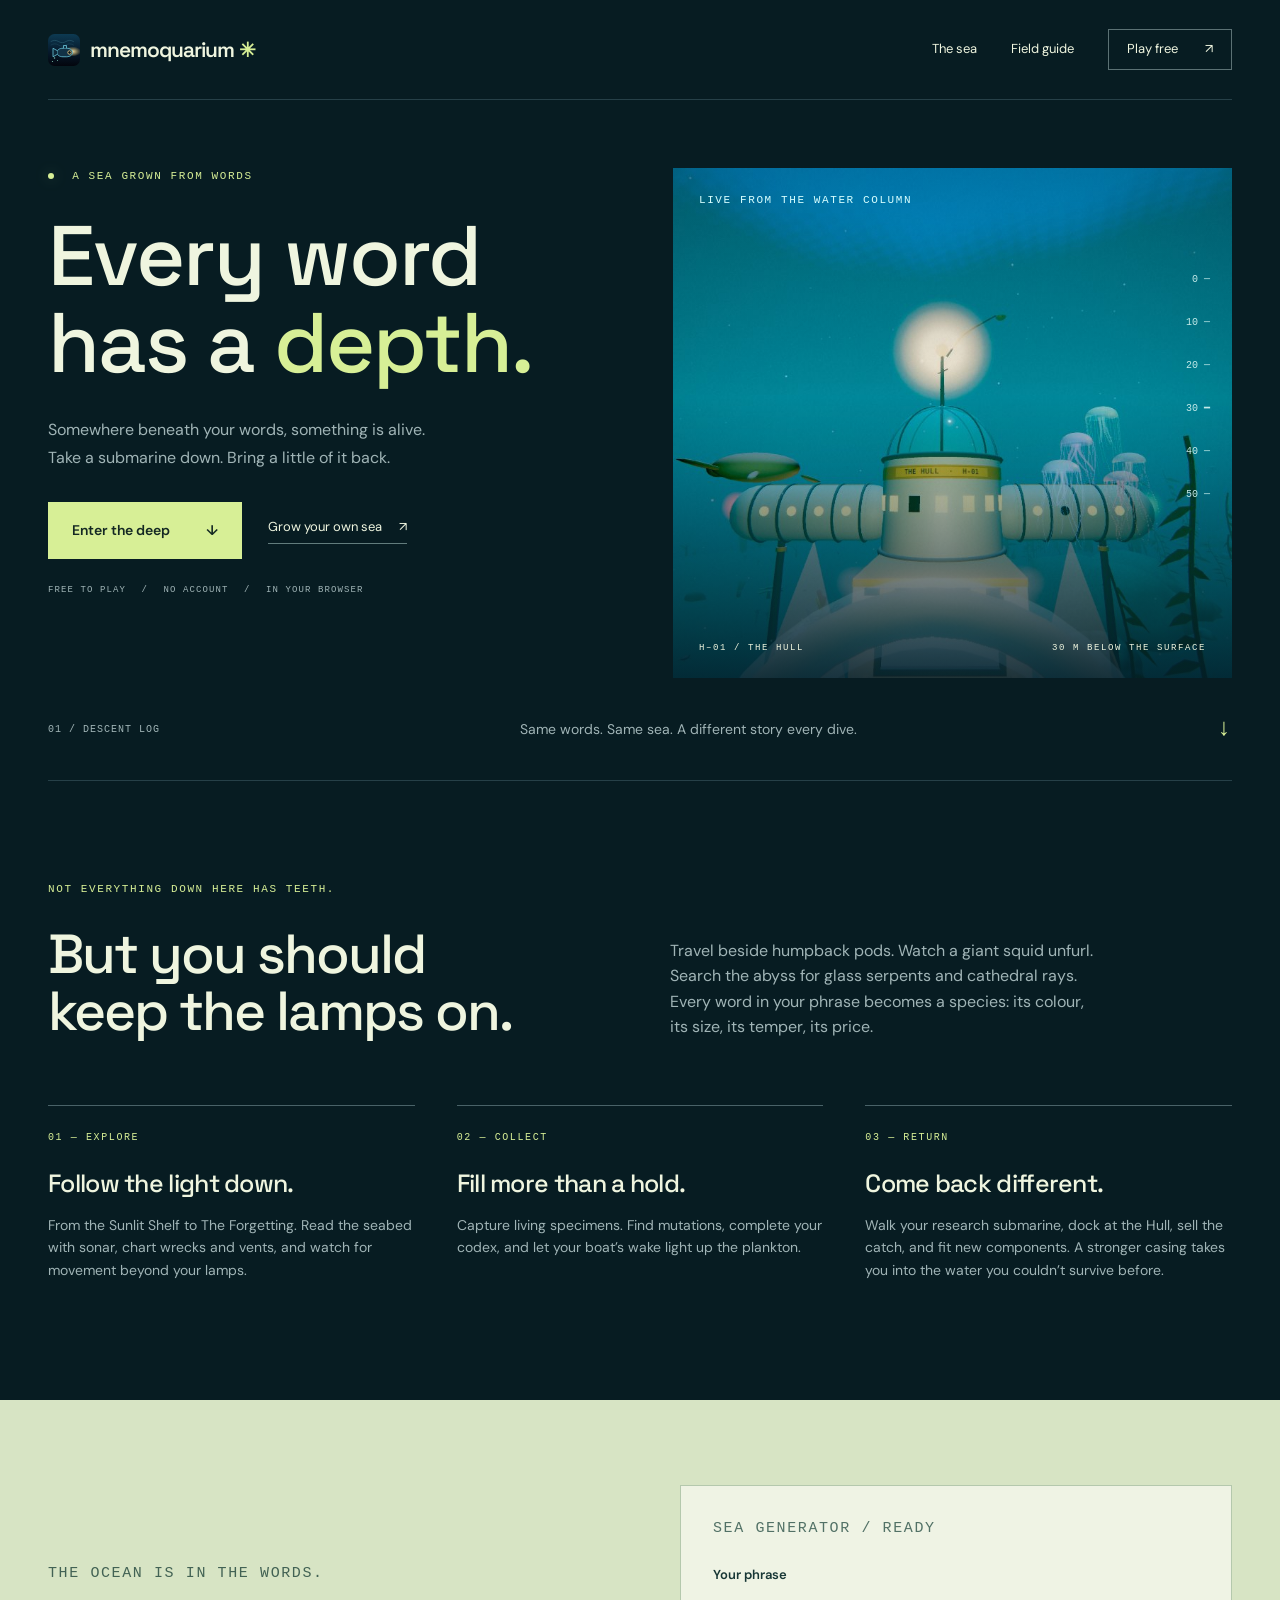
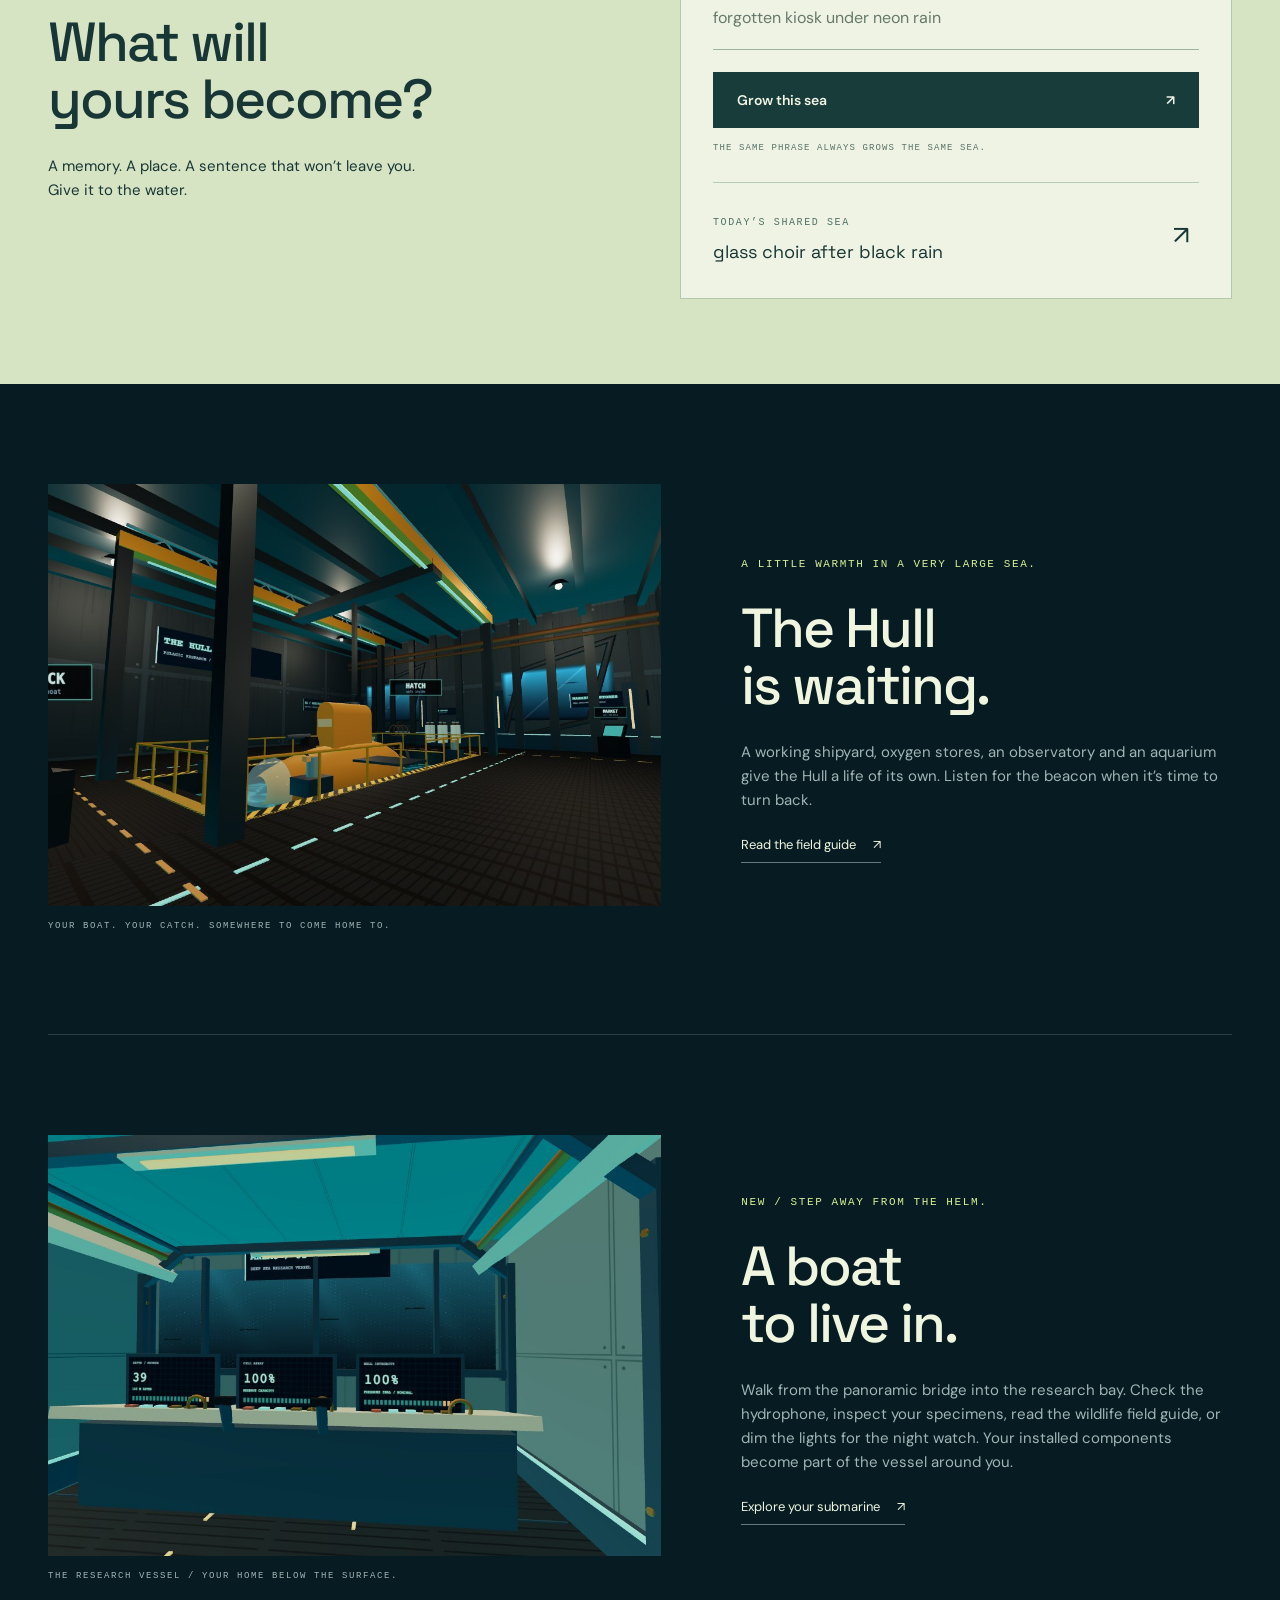
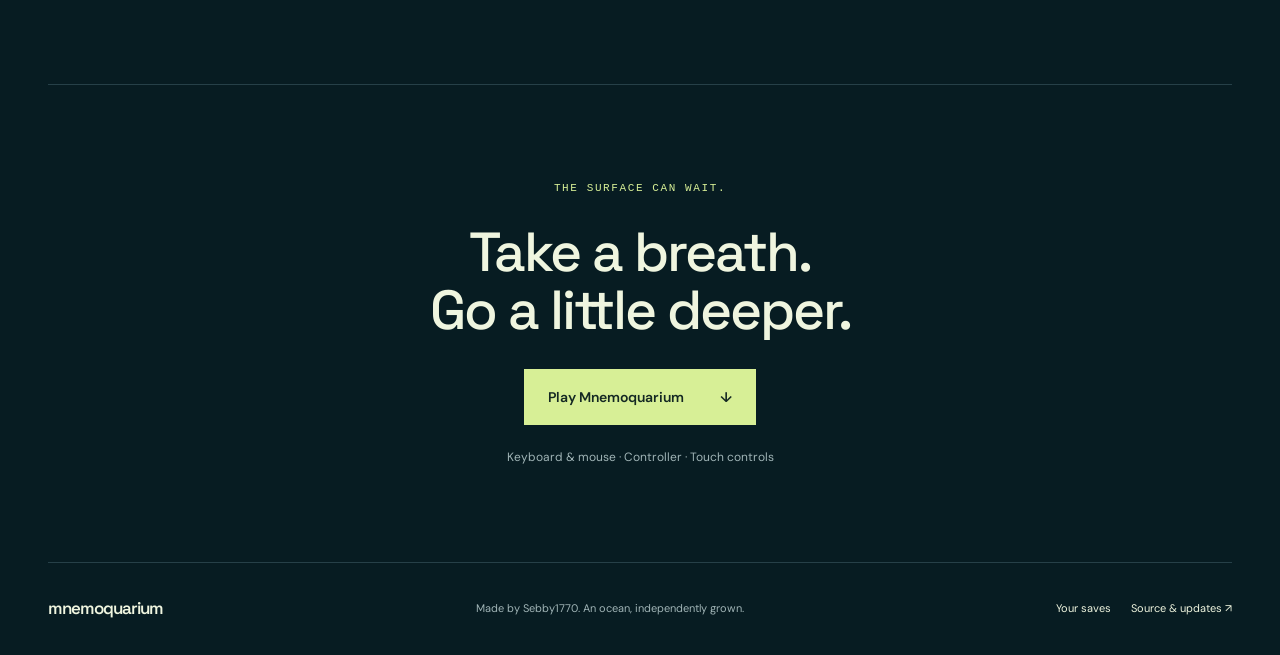
<file: index.html>
<!doctype html>
<html lang="en">
<head>
  <meta charset="utf-8">
  <meta name="viewport" content="width=device-width, initial-scale=1">
  <title>Mnemoquarium — Every word has a depth.</title>
  <meta name="description" content="A free submarine exploration game. Grow an ocean from your words, collect its creatures, and find your way home. Play Mnemoquarium in your browser.">
  <meta name="theme-color" content="#071c22">
  <link rel="canonical" href="https://sebby1770.github.io/mnemoquarium/">
  <meta property="og:type" content="website">
  <meta property="og:title" content="Mnemoquarium — Every word has a depth.">
  <meta property="og:description" content="Type a phrase. Grow a sea. Dive into a free submarine exploration game in your browser.">
  <meta property="og:url" content="https://sebby1770.github.io/mnemoquarium/">
  <meta property="og:image" content="https://sebby1770.github.io/mnemoquarium/press/og.jpg">
  <meta name="twitter:card" content="summary_large_image">
  <link rel="icon" href="./icon.svg" type="image/svg+xml">
  <link rel="manifest" href="./manifest.webmanifest">
  <link rel="stylesheet" href="./site.css">
  <script type="module" src="./src/site.js"></script>
</head>
<body>
<a class="skip" href="#main">Skip to content</a>
<header class="site-nav wrap">
  <a class="brand" href="./" aria-label="Mnemoquarium home"><img src="./icon.svg" width="32" height="32" alt="">mnemoquarium<span class="brand-dot" aria-hidden="true">✳</span></a>
  <nav aria-label="Main navigation"><a href="#the-sea">The sea</a><a href="./guide.html">Field guide</a><a class="nav-play" href="./play.html">Play free <span aria-hidden="true">↗</span></a></nav>
</header>
<main id="main">
  <section class="hero wrap" aria-labelledby="hero-title">
    <div class="hero-copy"><p class="eyebrow"><span class="signal"></span> A sea grown from words</p>
      <h1 id="hero-title">Every word<br>has a <em>depth.</em></h1>
      <p class="intro">Somewhere beneath your words, something is alive.<br class="desktop-break"> Take a submarine down. Bring a little of it back.</p>
      <div class="actions"><a class="button" href="./play.html">Enter the deep <span aria-hidden="true">↓</span></a><a class="text-link" href="#grow">Grow your own sea <span aria-hidden="true">↗</span></a></div>
      <p class="micro">FREE TO PLAY <span> / </span> NO ACCOUNT <span> / </span> IN YOUR BROWSER</p>
    </div>
    <figure class="hero-view"><img src="./press/reef.jpg" width="1280" height="720" alt="The Hull station glowing beneath turquoise water, with a turtle and jellyfish drifting past" fetchpriority="high"><div class="view-shade"></div><span class="view-tag">LIVE FROM THE WATER COLUMN</span><figcaption><span>H–01 / THE HULL</span><span>30 M BELOW THE SURFACE</span></figcaption><div class="depth-scale" aria-hidden="true">0 ─<br>10 ─<br>20 ─<br>30 ━<br>40 ─<br>50 ─</div></figure>
    <div class="hero-bottom"><span>01 / DESCENT LOG</span><p>Same words. Same sea. A different story every dive.</p><a href="#the-sea" aria-label="Explore the sea below">↓</a></div>
  </section>
  <section class="sea-section wrap" id="the-sea">
    <div class="section-heading"><p class="eyebrow">Not everything down here has teeth.</p><h2>But you should<br>keep the lamps on.</h2><p>Travel beside humpback pods. Watch a giant squid unfurl. Search the abyss for glass serpents and cathedral rays. Every word in your phrase becomes a species: its colour, its size, its temper, its price.</p></div>
    <div class="journey"><article><span class="chapter">01 — EXPLORE</span><h3>Follow the light down.</h3><p>From the Sunlit Shelf to The Forgetting. Read the seabed with sonar, chart wrecks and vents, and watch for movement beyond your lamps.</p></article><article><span class="chapter">02 — COLLECT</span><h3>Fill more than a hold.</h3><p>Capture living specimens. Find mutations, complete your codex, and let your boat’s wake light up the plankton.</p></article><article><span class="chapter">03 — RETURN</span><h3>Come back different.</h3><p>Walk your research submarine, dock at the Hull, sell the catch, and fit new components. A stronger casing takes you into the water you couldn’t survive before.</p></article></div>
  </section>
  <section class="grow-section" id="grow"><div class="wrap grow-grid"><div><p class="eyebrow">The ocean is in the words.</p><h2>What will<br>yours become?</h2><p>A memory. A place. A sentence that won’t leave you.<br>Give it to the water.</p></div><div class="seed-console"><p class="console-label">SEA GENERATOR / READY</p><form action="./play.html" method="get"><label for="phrase">Your phrase</label><input id="phrase" name="phrase" placeholder="forgotten kiosk under neon rain" maxlength="240" required autocomplete="off"><button class="button" type="submit">Grow this sea <span aria-hidden="true">↗</span></button></form><p class="micro">THE SAME PHRASE ALWAYS GROWS THE SAME SEA.</p><div class="daily"><div><span class="console-label">TODAY’S SHARED SEA</span><p id="daily-phrase">A new phrase for everyone, every day.</p></div><a href="./play.html?daily" aria-label="Play today's shared sea">↗</a></div></div></div></section>
  <section class="home-section wrap"><figure><img src="./press/hangar.jpg" width="1280" height="720" alt="The submarine floating inside the Hull's illuminated moon pool and workshop" loading="lazy"><figcaption>YOUR BOAT. YOUR CATCH. SOMEWHERE TO COME HOME TO.</figcaption></figure><div><p class="eyebrow">A little warmth in a very large sea.</p><h2>The Hull<br>is waiting.</h2><p>A working shipyard, oxygen stores, an observatory and an aquarium give the Hull a life of its own. Listen for the beacon when it’s time to turn back.</p><a class="text-link" href="./guide.html">Read the field guide <span aria-hidden="true">↗</span></a></div></section>
  <section class="home-section wrap"><figure><img src="./press/cabin.jpg" width="1280" height="720" alt="Inside the submarine's research bridge: live instrument screens, brass portholes and panoramic sea windows" loading="lazy"><figcaption>THE RESEARCH VESSEL / YOUR HOME BELOW THE SURFACE.</figcaption></figure><div><p class="eyebrow">New / step away from the helm.</p><h2>A boat<br>to live in.</h2><p>Walk from the panoramic bridge into the research bay. Check the hydrophone, inspect your specimens, read the wildlife field guide, or dim the lights for the night watch. Your installed components become part of the vessel around you.</p><a class="text-link" href="./guide.html#cabin">Explore your submarine <span aria-hidden="true">↗</span></a></div></section>
  <section class="last-call wrap"><p class="eyebrow">The surface can wait.</p><h2>Take a breath.<br>Go a little deeper.</h2><a class="button" href="./play.html">Play Mnemoquarium <span aria-hidden="true">↓</span></a><p>Keyboard & mouse · Controller · Touch controls</p></section>
</main>
<footer class="wrap site-footer"><a class="brand" href="./">mnemoquarium</a><p>Made by Sebby1770. An ocean, independently grown.</p><nav aria-label="Footer"><a href="./guide.html#saves">Your saves</a><a href="https://github.com/Sebby1770/mnemoquarium">Source & updates ↗</a></nav></footer>
</body>
</html>
</file>
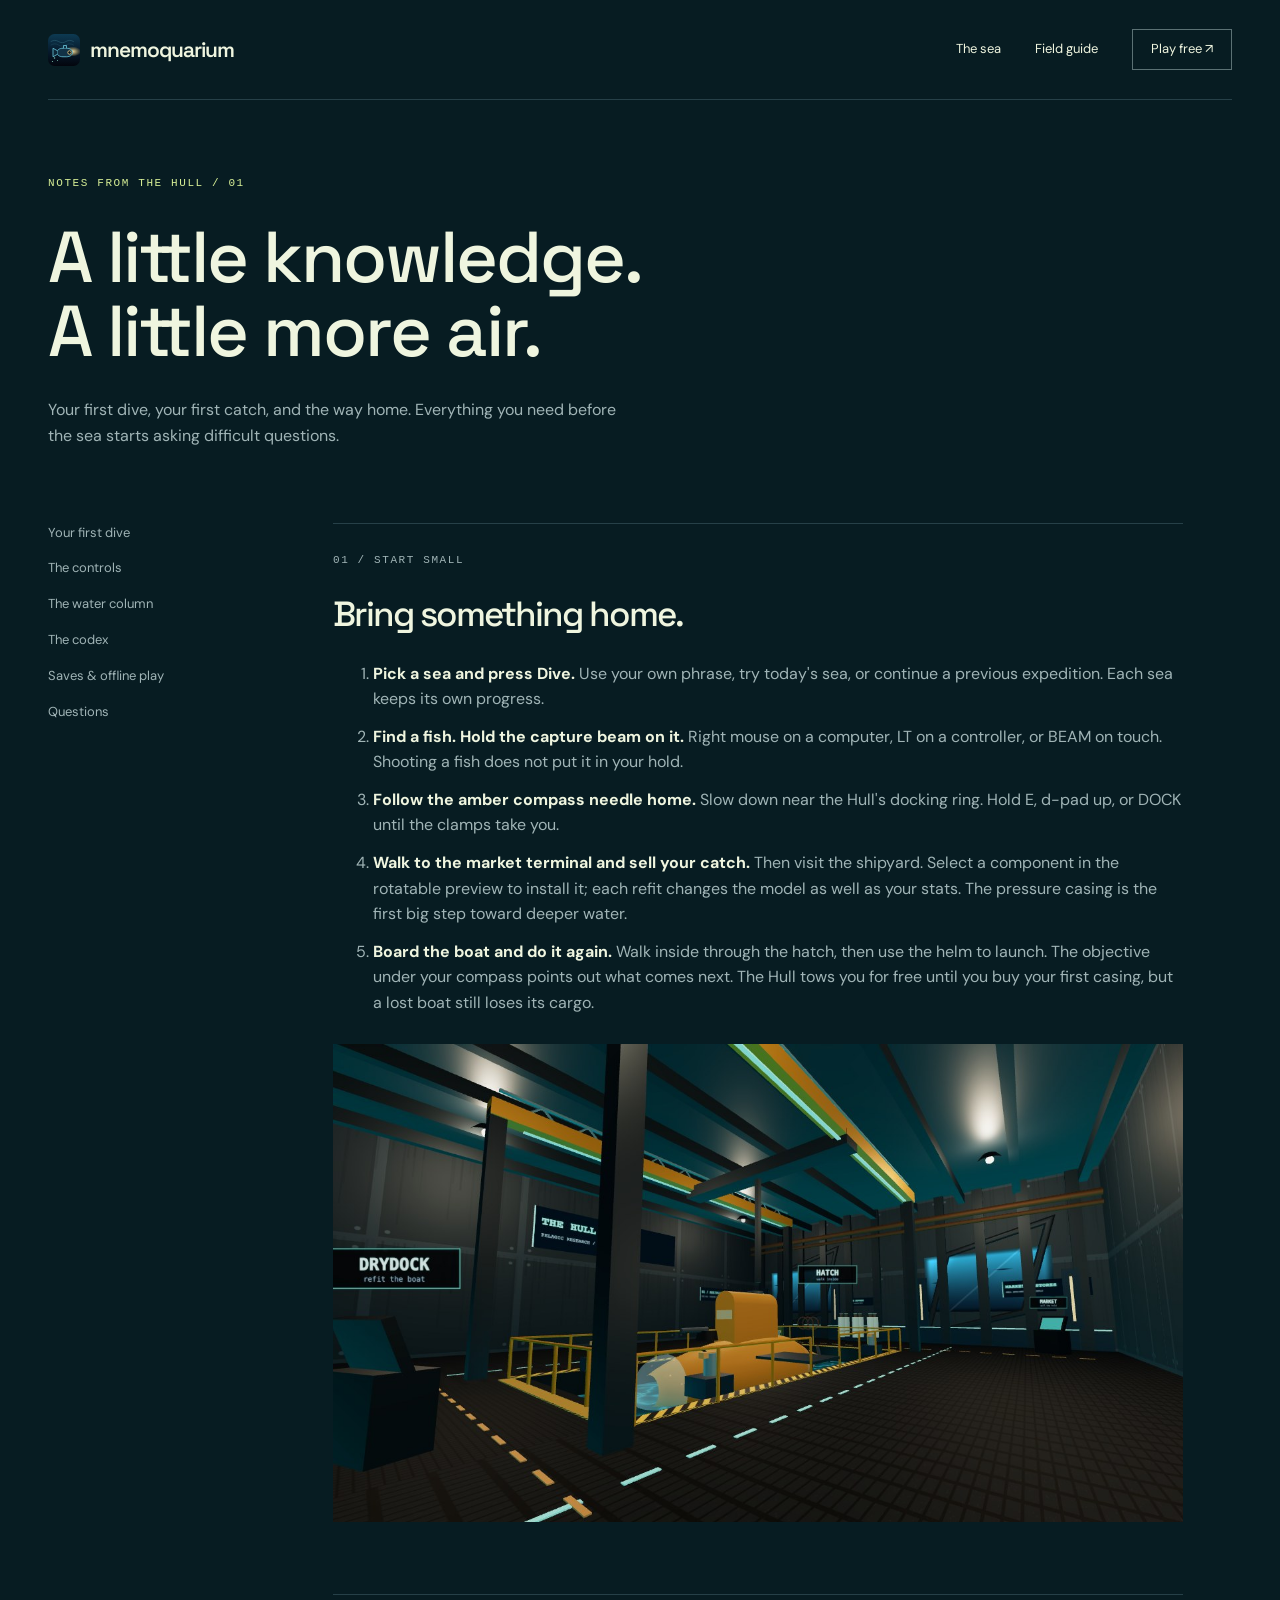
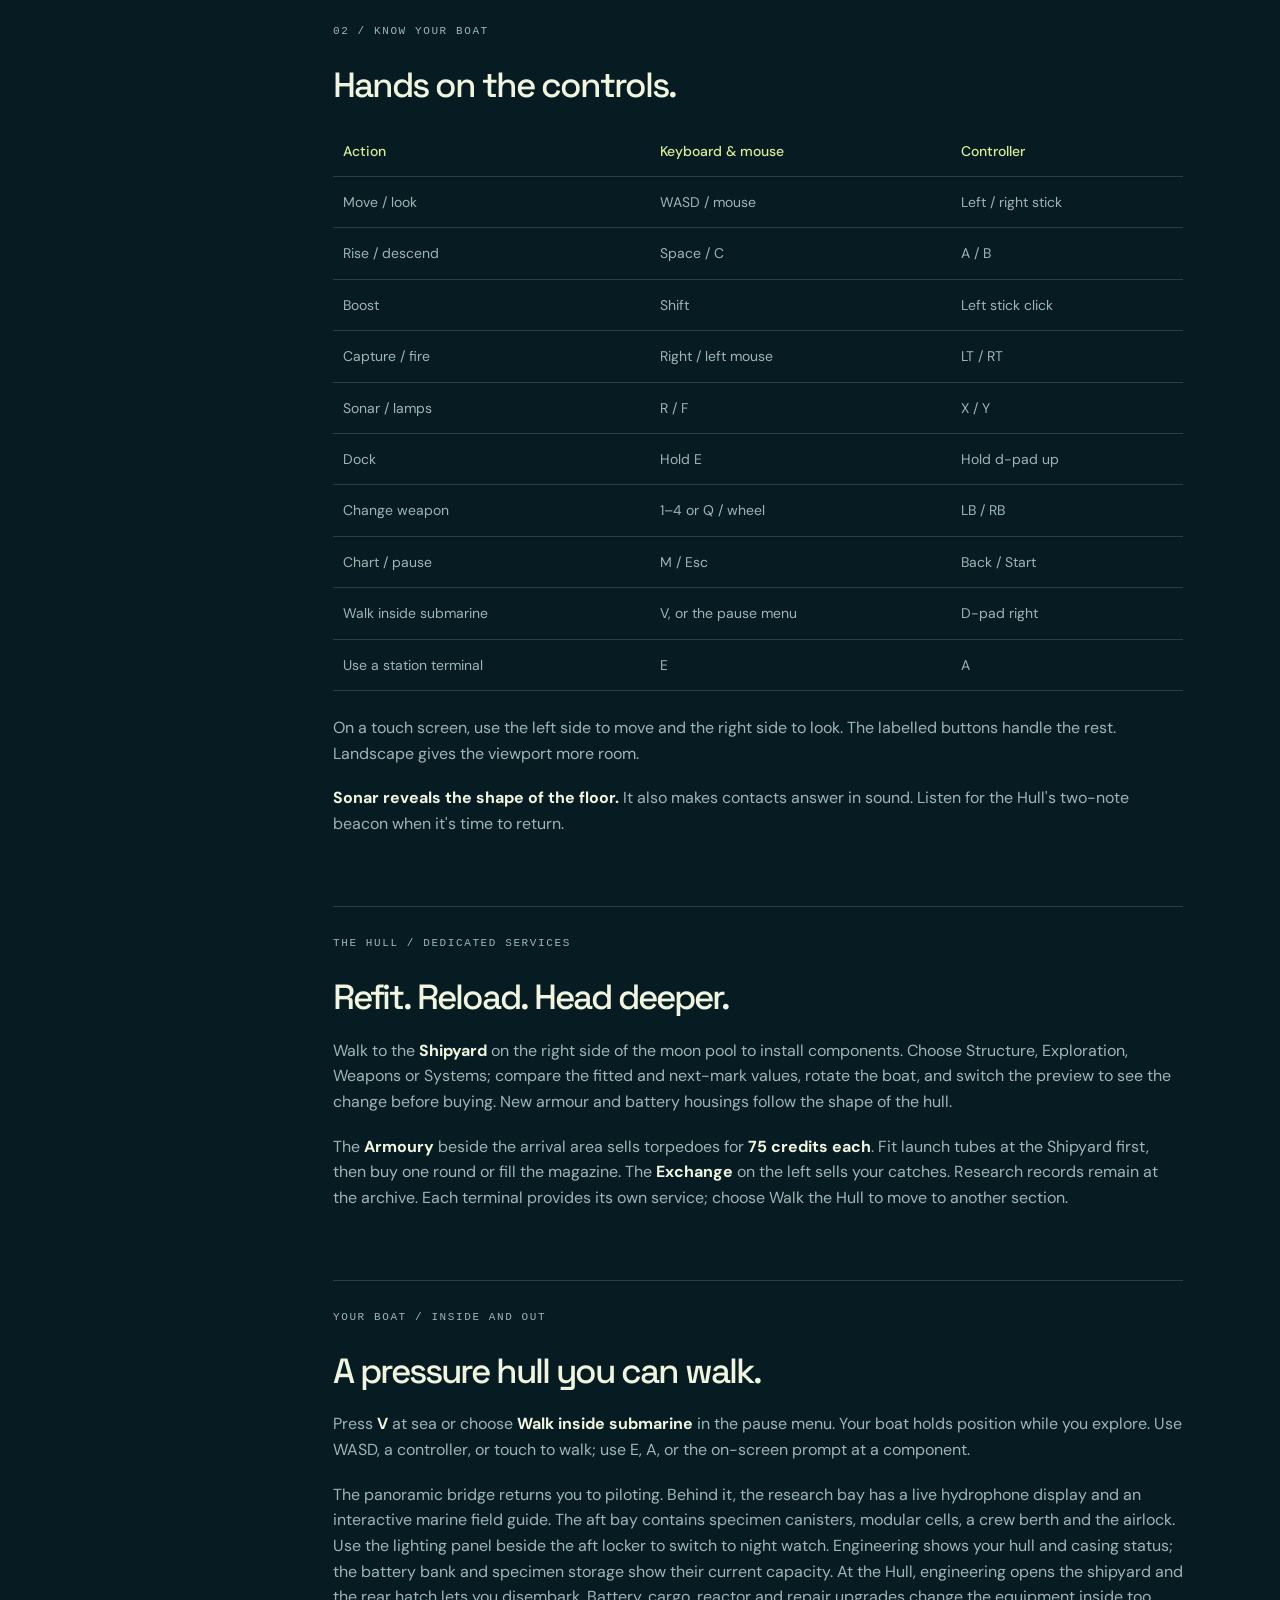
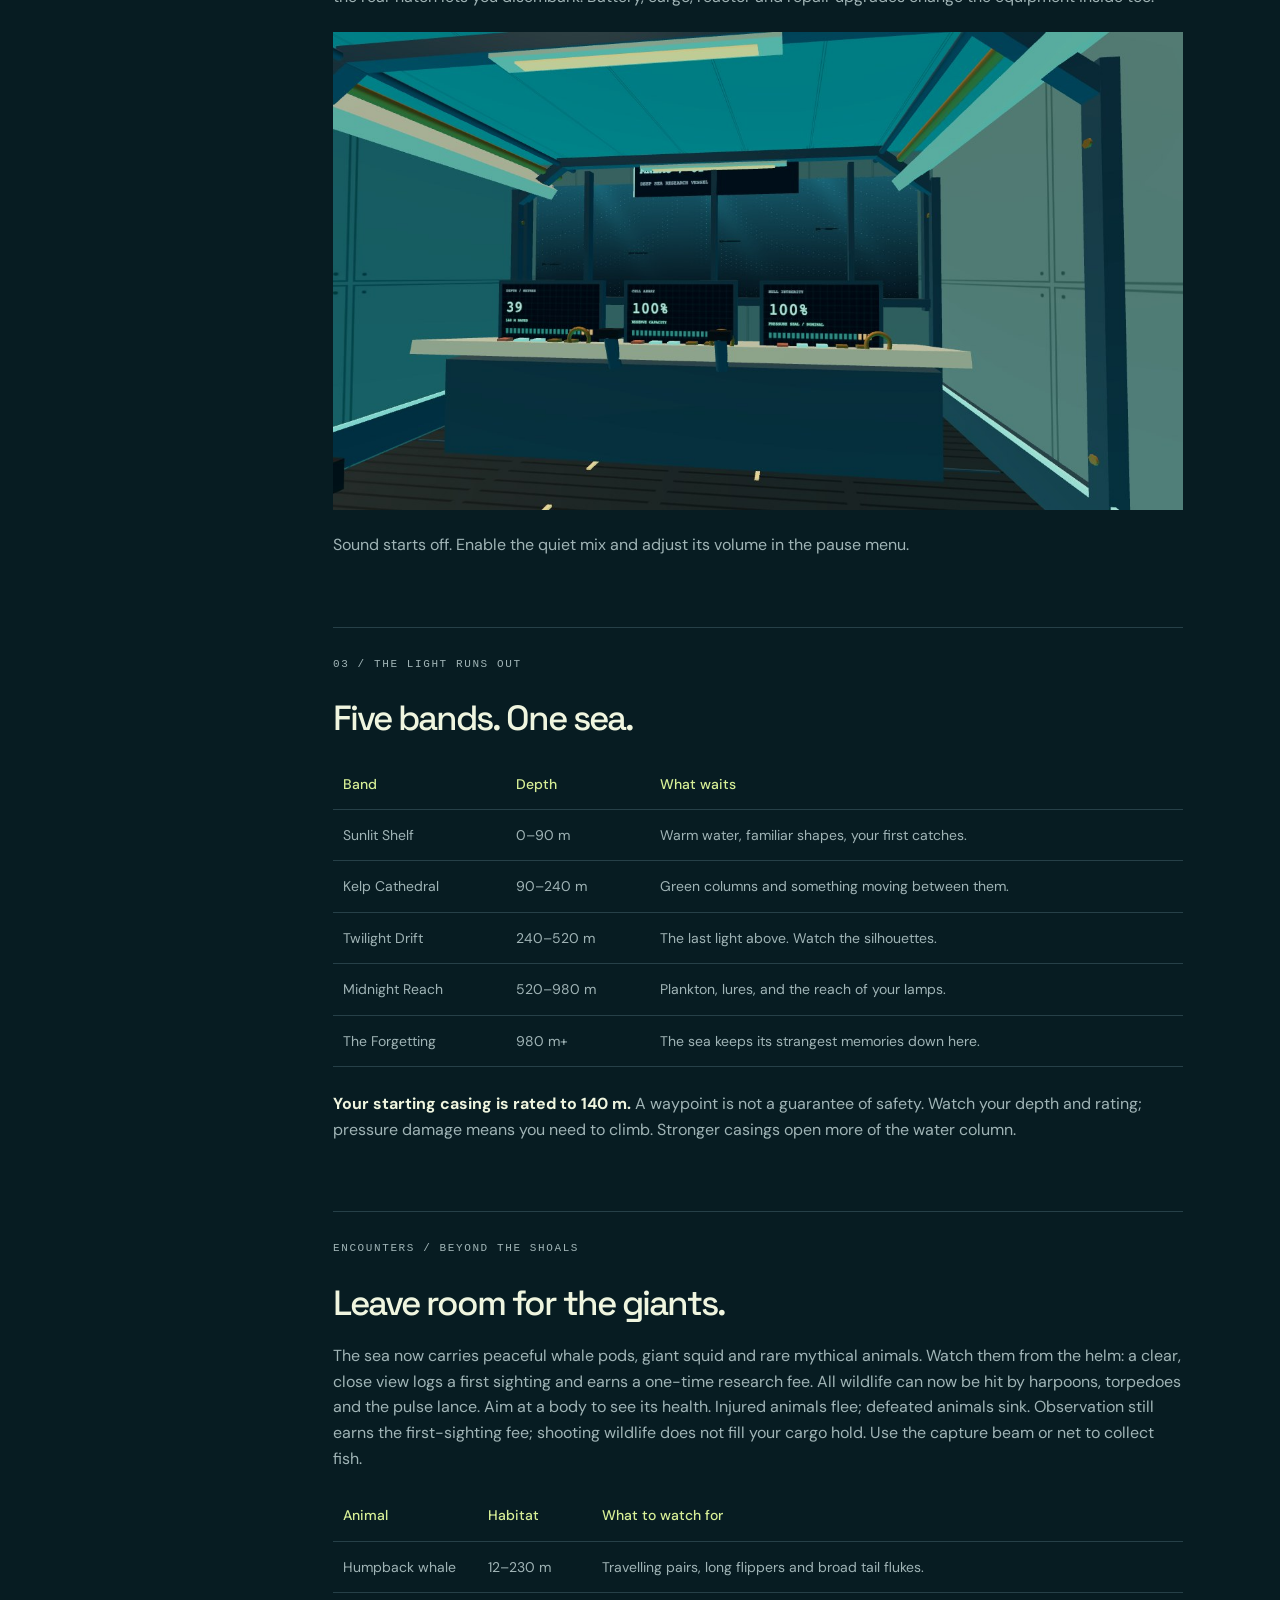
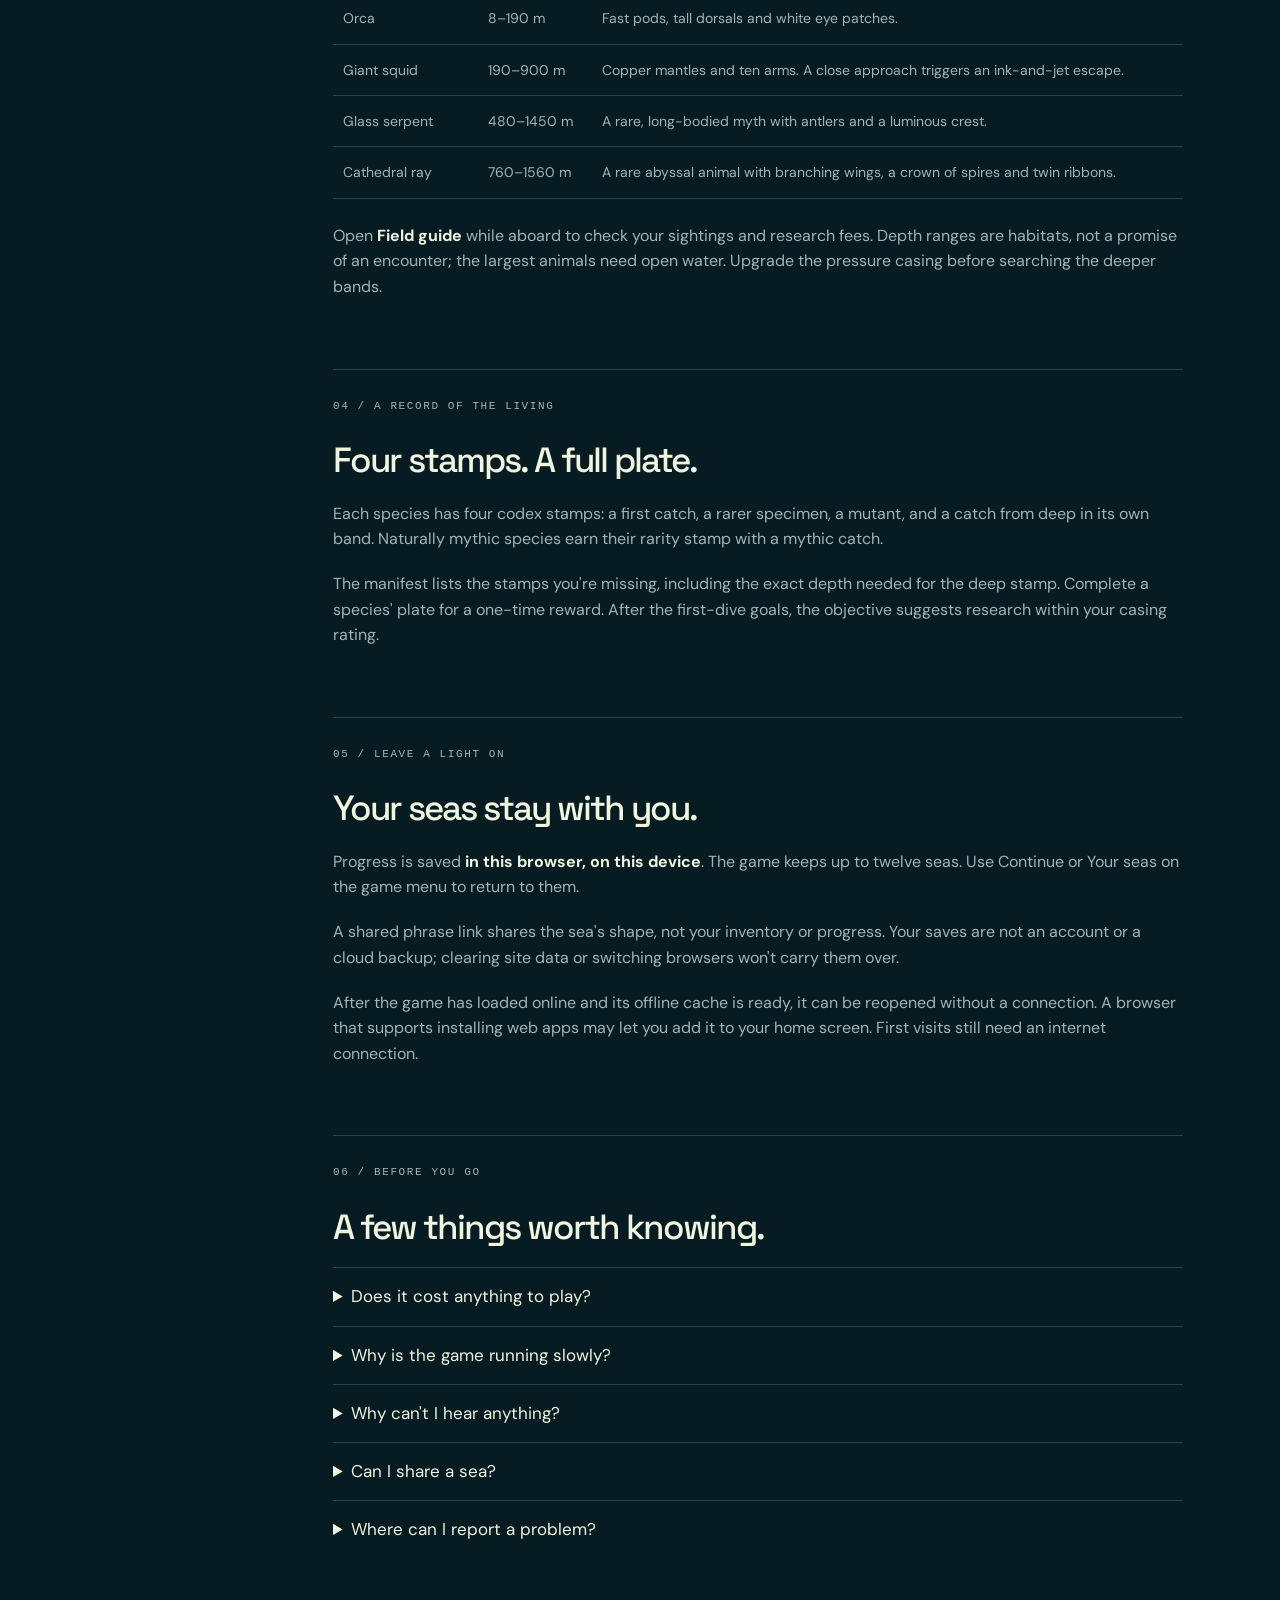
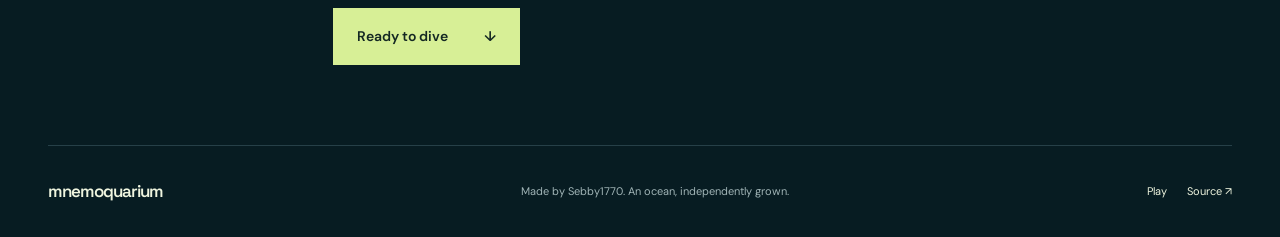
<file: guide.html>
<!doctype html>
<html lang="en"><head><meta charset="utf-8"><meta name="viewport" content="width=device-width, initial-scale=1"><title>Field guide — Mnemoquarium</title><meta name="description" content="Your first dive in Mnemoquarium: controls, capturing fish, returning to the Hull, pressure ratings, and your saved seas."><meta name="theme-color" content="#071c22"><link rel="canonical" href="https://sebby1770.github.io/mnemoquarium/guide.html"><link rel="icon" href="./icon.svg" type="image/svg+xml"><link rel="stylesheet" href="./site.css"></head>
<body><a class="skip" href="#main">Skip to content</a><header class="site-nav wrap"><a class="brand" href="./"><img src="./icon.svg" width="32" height="32" alt="">mnemoquarium</a><nav aria-label="Main navigation"><a href="./#the-sea">The sea</a><a href="./guide.html" aria-current="page">Field guide</a><a class="nav-play" href="./play.html">Play free ↗</a></nav></header>
<main class="wrap" id="main"><div class="guide-hero"><p class="eyebrow">Notes from the Hull / 01</p><h1>A little knowledge.<br>A little more air.</h1><p>Your first dive, your first catch, and the way home. Everything you need before the sea starts asking difficult questions.</p></div>
<div class="guide-layout"><nav class="guide-toc" aria-label="Guide contents"><a href="#first-dive">Your first dive</a><a href="#controls">The controls</a><a href="#depths">The water column</a><a href="#research">The codex</a><a href="#saves">Saves & offline play</a><a href="#questions">Questions</a></nav><div class="guide-body">
<section id="first-dive"><p class="eyebrow">01 / Start small</p><h2>Bring something home.</h2><ol><li><strong>Pick a sea and press Dive.</strong> Use your own phrase, try today's sea, or continue a previous expedition. Each sea keeps its own progress.</li><li><strong>Find a fish. Hold the capture beam on it.</strong> Right mouse on a computer, LT on a controller, or BEAM on touch. Shooting a fish does not put it in your hold.</li><li><strong>Follow the amber compass needle home.</strong> Slow down near the Hull's docking ring. Hold E, d-pad up, or DOCK until the clamps take you.</li><li><strong>Walk to the market terminal and sell your catch.</strong> Then visit the shipyard. Select a component in the rotatable preview to install it; each refit changes the model as well as your stats. The pressure casing is the first big step toward deeper water.</li><li><strong>Board the boat and do it again.</strong> Walk inside through the hatch, then use the helm to launch. The objective under your compass points out what comes next. The Hull tows you for free until you buy your first casing, but a lost boat still loses its cargo.</li></ol><figure class="guide-image"><img src="./press/hangar.jpg" width="1280" height="720" alt="The Hull workshop, where the submarine floats beside walkways and work lamps" loading="lazy"></figure></section>
<section id="controls"><p class="eyebrow">02 / Know your boat</p><h2>Hands on the controls.</h2><table><thead><tr><th scope="col">Action</th><th scope="col">Keyboard & mouse</th><th scope="col">Controller</th></tr></thead><tbody><tr><td>Move / look</td><td>WASD / mouse</td><td>Left / right stick</td></tr><tr><td>Rise / descend</td><td>Space / C</td><td>A / B</td></tr><tr><td>Boost</td><td>Shift</td><td>Left stick click</td></tr><tr><td>Capture / fire</td><td>Right / left mouse</td><td>LT / RT</td></tr><tr><td>Sonar / lamps</td><td>R / F</td><td>X / Y</td></tr><tr><td>Dock</td><td>Hold E</td><td>Hold d-pad up</td></tr><tr><td>Change weapon</td><td>1–4 or Q / wheel</td><td>LB / RB</td></tr><tr><td>Chart / pause</td><td>M / Esc</td><td>Back / Start</td></tr><tr><td>Walk inside submarine</td><td>V, or the pause menu</td><td>D-pad right</td></tr><tr><td>Use a station terminal</td><td>E</td><td>A</td></tr></tbody></table><p style="margin-top:24px">On a touch screen, use the left side to move and the right side to look. The labelled buttons handle the rest. Landscape gives the viewport more room.</p><p><strong>Sonar reveals the shape of the floor.</strong> It also makes contacts answer in sound. Listen for the Hull's two-note beacon when it's time to return.</p></section>
<section id="services"><p class="eyebrow">The Hull / dedicated services</p><h2>Refit. Reload. Head deeper.</h2><p>Walk to the <strong>Shipyard</strong> on the right side of the moon pool to install components. Choose Structure, Exploration, Weapons or Systems; compare the fitted and next-mark values, rotate the boat, and switch the preview to see the change before buying. New armour and battery housings follow the shape of the hull.</p><p>The <strong>Armoury</strong> beside the arrival area sells torpedoes for <strong>75 credits each</strong>. Fit launch tubes at the Shipyard first, then buy one round or fill the magazine. The <strong>Exchange</strong> on the left sells your catches. Research records remain at the archive. Each terminal provides its own service; choose Walk the Hull to move to another section.</p></section><section id="cabin"><p class="eyebrow">Your boat / inside and out</p><h2>A pressure hull you can walk.</h2><p>Press <strong>V</strong> at sea or choose <strong>Walk inside submarine</strong> in the pause menu. Your boat holds position while you explore. Use WASD, a controller, or touch to walk; use E, A, or the on-screen prompt at a component.</p><p>The panoramic bridge returns you to piloting. Behind it, the research bay has a live hydrophone display and an interactive marine field guide. The aft bay contains specimen canisters, modular cells, a crew berth and the airlock. Use the lighting panel beside the aft locker to switch to night watch. Engineering shows your hull and casing status; the battery bank and specimen storage show their current capacity. At the Hull, engineering opens the shipyard and the rear hatch lets you disembark. Battery, cargo, reactor and repair upgrades change the equipment inside too.</p><figure class="guide-image"><img src="./press/cabin.jpg" width="1280" height="720" alt="The rebuilt research submarine bridge with live instruments and panoramic windows" loading="lazy"></figure><p>Sound starts off. Enable the quiet mix and adjust its volume in the pause menu.</p></section><section id="depths"><p class="eyebrow">03 / The light runs out</p><h2>Five bands. One sea.</h2><table><thead><tr><th scope="col">Band</th><th scope="col">Depth</th><th scope="col">What waits</th></tr></thead><tbody><tr><td>Sunlit Shelf</td><td>0–90 m</td><td>Warm water, familiar shapes, your first catches.</td></tr><tr><td>Kelp Cathedral</td><td>90–240 m</td><td>Green columns and something moving between them.</td></tr><tr><td>Twilight Drift</td><td>240–520 m</td><td>The last light above. Watch the silhouettes.</td></tr><tr><td>Midnight Reach</td><td>520–980 m</td><td>Plankton, lures, and the reach of your lamps.</td></tr><tr><td>The Forgetting</td><td>980 m+</td><td>The sea keeps its strangest memories down here.</td></tr></tbody></table><p style="margin-top:24px"><strong>Your starting casing is rated to 140 m.</strong> A waypoint is not a guarantee of safety. Watch your depth and rating; pressure damage means you need to climb. Stronger casings open more of the water column.</p></section>
<section id="wildlife"><p class="eyebrow">Encounters / beyond the shoals</p><h2>Leave room for the giants.</h2><p>The sea now carries peaceful whale pods, giant squid and rare mythical animals. Watch them from the helm: a clear, close view logs a first sighting and earns a one-time research fee. All wildlife can now be hit by harpoons, torpedoes and the pulse lance. Aim at a body to see its health. Injured animals flee; defeated animals sink. Observation still earns the first-sighting fee; shooting wildlife does not fill your cargo hold. Use the capture beam or net to collect fish.</p><table><thead><tr><th scope="col">Animal</th><th scope="col">Habitat</th><th scope="col">What to watch for</th></tr></thead><tbody><tr><td>Humpback whale</td><td>12–230 m</td><td>Travelling pairs, long flippers and broad tail flukes.</td></tr><tr><td>Orca</td><td>8–190 m</td><td>Fast pods, tall dorsals and white eye patches.</td></tr><tr><td>Giant squid</td><td>190–900 m</td><td>Copper mantles and ten arms. A close approach triggers an ink-and-jet escape.</td></tr><tr><td>Glass serpent</td><td>480–1450 m</td><td>A rare, long-bodied myth with antlers and a luminous crest.</td></tr><tr><td>Cathedral ray</td><td>760–1560 m</td><td>A rare abyssal animal with branching wings, a crown of spires and twin ribbons.</td></tr></tbody></table><p style="margin-top:24px">Open <strong>Field guide</strong> while aboard to check your sightings and research fees. Depth ranges are habitats, not a promise of an encounter; the largest animals need open water. Upgrade the pressure casing before searching the deeper bands.</p></section><section id="research"><p class="eyebrow">04 / A record of the living</p><h2>Four stamps. A full plate.</h2><p>Each species has four codex stamps: a first catch, a rarer specimen, a mutant, and a catch from deep in its own band. Naturally mythic species earn their rarity stamp with a mythic catch.</p><p>The manifest lists the stamps you're missing, including the exact depth needed for the deep stamp. Complete a species' plate for a one-time reward. After the first-dive goals, the objective suggests research within your casing rating.</p></section>
<section id="saves"><p class="eyebrow">05 / Leave a light on</p><h2>Your seas stay with you.</h2><p>Progress is saved <strong>in this browser, on this device</strong>. The game keeps up to twelve seas. Use Continue or Your seas on the game menu to return to them.</p><p>A shared phrase link shares the sea's shape, not your inventory or progress. Your saves are not an account or a cloud backup; clearing site data or switching browsers won't carry them over.</p><p>After the game has loaded online and its offline cache is ready, it can be reopened without a connection. A browser that supports installing web apps may let you add it to your home screen. First visits still need an internet connection.</p></section>
<section id="questions"><p class="eyebrow">06 / Before you go</p><h2>A few things worth knowing.</h2><details><summary>Does it cost anything to play?</summary><p>No. You can play in your browser without an account or purchase.</p></details><details><summary>Why is the game running slowly?</summary><p>Open the pause menu and choose the faster graphics option. Close demanding tabs. Mnemoquarium needs JavaScript and WebGL; graphics availability depends on your browser and device.</p></details><details><summary>Why can't I hear anything?</summary><p>Check the sound setting in the pause menu. Tap or click the game again; some browsers require a fresh gesture before they will start audio.</p></details><details><summary>Can I share a sea?</summary><p>Use Share in the game menu or photo mode. Anyone using the same phrase explores the same seeded sea, with their own boat and progress.</p></details><details><summary>Where can I report a problem?</summary><p><a class="text-link" href="https://github.com/Sebby1770/mnemoquarium/issues">Report it on GitHub ↗</a>. Include your browser, device, sea phrase, and what happened just before the problem.</p></details></section>
<a class="button" href="./play.html">Ready to dive <span aria-hidden="true">↓</span></a></div></div></main><footer class="wrap site-footer"><a class="brand" href="./">mnemoquarium</a><p>Made by Sebby1770. An ocean, independently grown.</p><nav aria-label="Footer"><a href="./play.html">Play</a><a href="https://github.com/Sebby1770/mnemoquarium">Source ↗</a></nav></footer></body></html>
</file>
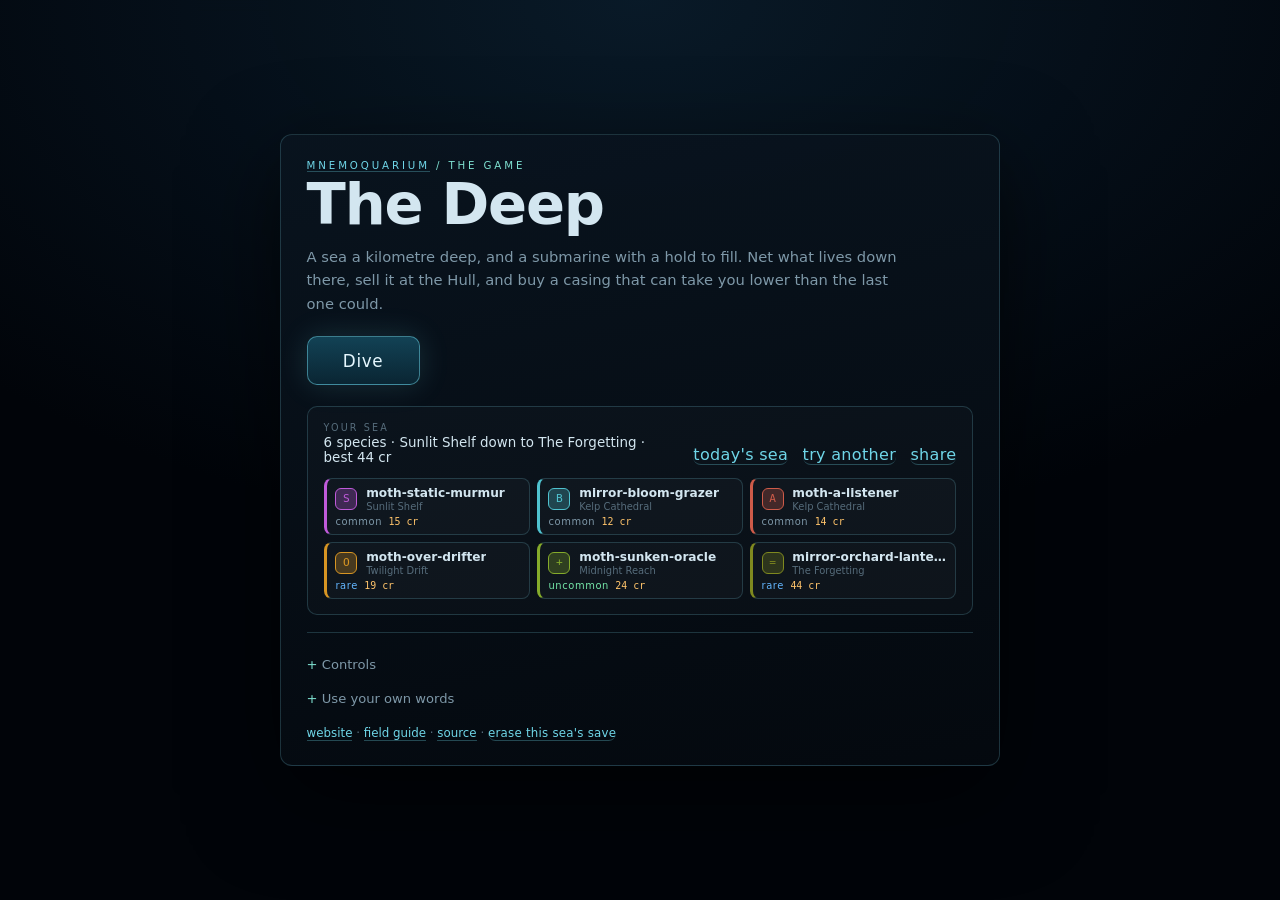
<file: play.html>
<!doctype html>
<html lang="en">
  <head>
    <meta charset="utf-8">
    <meta name="viewport" content="width=device-width, initial-scale=1, viewport-fit=cover">
    <title>Play Mnemoquarium — The Deep</title>
    <meta name="description" content="Dive a first-person submarine through a sea grown from a phrase. Net fish, sell them at the Hull, refit, and go deeper than the things down there would like.">
    <meta name="theme-color" content="#03060c">
    <link rel="canonical" href="https://sebby1770.github.io/mnemoquarium/play.html">
    <!-- What a shared link looks like in a chat, a feed or a search result. -->
    <meta property="og:type" content="website">
    <meta property="og:site_name" content="Mnemoquarium">
    <meta property="og:title" content="Mnemoquarium: The Deep — type any words, dive the sea they grow">
    <meta property="og:description" content="A free submarine game in your browser. Every word becomes a species. Net what lives down there, walk your station, refit your boat, and go deeper than the things below would like.">
    <meta property="og:url" content="https://sebby1770.github.io/mnemoquarium/play.html">
    <meta property="og:image" content="https://sebby1770.github.io/mnemoquarium/press/og.jpg">
    <meta property="og:image:width" content="1200">
    <meta property="og:image:height" content="630">
    <meta property="og:image:alt" content="An underwater station with a lit dome and portholes, under the title Mnemoquarium: The Deep">
    <meta name="twitter:card" content="summary_large_image">
    <meta name="twitter:title" content="Mnemoquarium: The Deep">
    <meta name="twitter:description" content="Type any words. Dive the sea they grow. Free in your browser.">
    <meta name="twitter:image" content="https://sebby1770.github.io/mnemoquarium/press/og.jpg">
    <link rel="manifest" href="./manifest.webmanifest">
    <link rel="icon" href="./icon.svg" type="image/svg+xml">
    <link rel="stylesheet" href="./styles.css">
    <script type="importmap">
      { "imports": { "three": "./vendor/three.module.min.js" } }
    </script>
    <!-- The 2D lab's engine is the source of truth for the genetics. It is a
         classic script, so it runs before any deferred module below. -->
    <script src="./engine.js"></script>
  </head>
  <body class="deep" data-mode="boot" data-zone="shelf">
    <canvas id="view" aria-label="Submarine viewport"></canvas>

    <!-- ---------------------------------------------------------------- HUD -->
    <div id="hud" aria-live="polite">
      <div id="vignette"></div>
      <div id="damage-flash"></div>

      <div id="crosshair" data-state="idle">
        <svg viewBox="0 0 64 64" aria-hidden="true">
          <circle id="crosshair-ring" cx="32" cy="32" r="18"></circle>
          <circle id="crosshair-progress" cx="32" cy="32" r="18"></circle>
          <path d="M32 6v9M32 49v9M6 32h9M49 32h9"></path>
          <circle id="crosshair-dot" cx="32" cy="32" r="1.6"></circle>
        </svg>
        <p id="reticle-label"></p>
      </div>

      <div id="contacts" aria-hidden="true"></div>

      <header id="topbar">
        <div id="compass">
          <div id="compass-strip"></div>
          <span id="compass-needle"></span>
        </div>
        <div id="zone-plate">
          <strong id="readout-zone">Sunlit Shelf</strong>
          <span id="readout-zone-blurb"></span>
        </div>
        <div id="credit-plate">
          <span class="label">credits</span>
          <strong id="readout-credits">0</strong>
        </div>
      </header>

      <div id="warnings"></div>

      <section id="gauges">
        <div class="gauge" id="gauge-hull" data-key="hull">
          <span class="gauge-label">hull</span>
          <div class="gauge-track"><div class="gauge-fill"></div></div>
          <span class="gauge-value">100</span>
        </div>
        <div class="gauge" id="gauge-battery" data-key="battery">
          <span class="gauge-label">cell</span>
          <div class="gauge-track"><div class="gauge-fill"></div></div>
          <span class="gauge-value">100</span>
        </div>
        <div class="gauge" id="gauge-cargo" data-key="cargo">
          <span class="gauge-label">hold</span>
          <div class="gauge-track"><div class="gauge-fill"></div></div>
          <span class="gauge-value">0/6</span>
        </div>
      </section>

      <section id="instruments">
        <div class="instrument"><span class="label">depth</span><strong id="readout-depth">0 m</strong></div>
        <div class="instrument"><span class="label">speed</span><strong id="readout-speed">0.0</strong></div>
        <div class="instrument"><span class="label">rated</span><strong id="readout-rating">140 m</strong></div>
        <div class="instrument"><span class="label">floor</span><strong id="readout-floor">— m</strong></div>
      </section>

      <section id="weapon-rack"></section>

      <div id="sonar-note"></div>
      <ul id="log" class="log"></ul>
      <div id="toast"></div>
      <div id="objective"></div>
      <p id="hint-dock" hidden>Hold <kbd>E</kbd> to dock at the Hull</p>
    </div>

    <!-- ------------------------------------------------------------- panels -->
    <div id="panel-start" class="panel screen" data-open="true">
      <div class="panel-inner menu">
        <p class="eyebrow"><a href="./">Mnemoquarium</a> / the game</p>
        <h1>The&nbsp;Deep</h1>
        <p class="lede">A sea a kilometre deep, and a submarine with a hold to fill. Net what lives down there, sell it at the Hull, and buy a casing that can take you lower than the last one could.</p>

        <div class="menu-actions">
          <button type="button" class="primary big" id="start-begin">Dive</button>
          <button type="button" class="big" id="start-continue" hidden>Continue</button>
          <button type="button" id="start-new" hidden>Start a new sea</button>
        </div>

        <section class="sea-card" id="start-sea">
          <header class="sea-head">
            <div>
              <span class="label">your sea</span>
              <strong id="start-summary">&nbsp;</strong>
            </div>
            <div class="sea-links">
              <button type="button" class="linkish" id="start-daily">today's sea</button>
              <button type="button" class="linkish" id="start-reroll">try another</button>
              <button type="button" class="linkish" id="start-share">share</button>
            </div>
          </header>
          <div id="start-roster" class="roster"></div>
        </section>

        <div class="menu-extras">
          <details id="start-controls">
            <summary>Controls</summary>
            <p class="keys"><kbd>W</kbd><kbd>A</kbd><kbd>S</kbd><kbd>D</kbd> thrust · <kbd>Space</kbd> rise · <kbd>C</kbd> dive · <kbd>Shift</kbd> boost · mouse look · <kbd>LMB</kbd> fire · <kbd>RMB</kbd> capture beam · <kbd>1</kbd>–<kbd>4</kbd> weapons · <kbd>Q</kbd> / wheel next weapon · <kbd>F</kbd> lights · <kbd>R</kbd> sonar · <kbd>M</kbd> chart · <kbd>P</kbd> photo · <kbd>V</kbd> walk inside · <kbd>E</kbd> dock · <kbd>Tab</kbd> hold · <kbd>Esc</kbd> pause</p>
          </details>

          <details id="start-seas" hidden>
            <summary>Your seas</summary>
            <div id="start-seas-list" class="seas-list"></div>
          </details>

          <details id="start-advanced">
            <summary>Use your own words</summary>
            <p class="hint">Every word becomes a species — its colour, its size, its temper, its price. The same words always grow the same sea.</p>
            <form id="start-form">
              <label class="field">
                <span>Phrase</span>
                <input id="start-phrase" type="text" value="forgotten kiosk under neon rain" autocomplete="off" spellcheck="false">
              </label>
              <button type="submit" id="start-custom">Grow this one</button>
            </form>
          </details>
        </div>

        <p class="tiny"><a href="./">website</a> · <a href="./guide.html" target="_blank" rel="noopener">field guide</a> · <a href="https://github.com/Sebby1770/mnemoquarium">source</a><span id="start-support-wrap" hidden> · <a id="start-support" target="_blank" rel="noopener">support the game</a></span><span id="start-community-wrap" hidden> · <a id="start-community" target="_blank" rel="noopener">join the crew</a></span> · <button type="button" class="linkish" id="start-reset">erase this sea's save</button></p>
        <p class="tiny" id="start-note" aria-live="polite"></p>
      </div>
    </div>

    <div id="panel-station" class="panel screen" hidden>
      <div class="panel-inner wide">
        <header class="station-head">
          <div>
            <p class="eyebrow">the hull · tender station</p>
            <h2 id="service-title">Docked</h2><p id="service-description" class="hint"></p>
          </div>
          <div class="station-credits"><span class="label">credits</span><strong id="station-credits">0</strong></div>
        </header>
        <nav class="tabs" id="station-tabs" hidden>
          <button type="button" data-tab="market" class="active">Market</button>
          <button type="button" data-tab="shipyard">Shipyard</button>
          <button type="button" data-tab="drydock">Quick refits</button>
          <button type="button" data-tab="log">Manifest</button>
        </nav>
        <div class="tab-body" id="station-market" data-tab="market">
          <div class="market-head">
            <p class="hint" id="market-summary">Nothing in the hold.</p>
            <button type="button" class="primary" id="btn-sell-all">Sell everything</button>
          </div>
          <div id="market-list" class="stack"></div>
        </div>
        <div class="tab-body" id="station-shipyard" data-tab="shipyard" hidden><div id="shipyard"></div></div>
        <div class="tab-body" id="station-drydock" data-tab="drydock" hidden>
          <div id="shop-list" class="stack"></div>
        </div>
        <div class="tab-body" id="station-armoury" hidden>
          <div class="ordnance-card"><div class="torpedo-illustration" aria-hidden="true"><i></i><b></b></div><div><p class="eyebrow">ORDNANCE / 01</p><h3>Deepwater torpedo</h3><p class="hint">An armed explosive with a 9 m blast radius. Install launch tubes at the Shipyard, then refill your magazine here.</p><div class="ordnance-specs"><span><strong>90</strong> direct damage</span><span><strong>75 cr</strong> per torpedo</span></div><p id="ammo-status" role="status"></p><div class="ammo-slots" aria-hidden="true"></div><div class="ammo-actions"><button id="ammo-one" type="button" class="primary">Buy one · 75 cr</button><button id="ammo-fill" type="button">Fill magazine</button></div><p class="tiny">Harpoons and nets use rechargeable cells. Repairs and power are free at the dock.</p></div></div>
        </div>
        <div class="tab-body" id="station-log" data-tab="log" hidden>
          <div id="station-stats" class="stats"></div>
          <div id="station-species" class="stack"></div>
        </div>
        <footer class="station-foot">
          <button type="button" class="primary" id="btn-undock">Flood the airlock · dive</button>
          <p class="hint">Repairs and recharge are free while you sit on the clamps.</p>
        </footer>
      </div>
    </div>

    <div id="panel-cargo" class="panel drawer" hidden>
      <div class="panel-inner">
        <h2>Hold</h2>
        <div id="cargo-list" class="stack"></div>
        <p class="hint">Release <kbd>Tab</kbd> to close. Cargo sells at the Hull.</p>
      </div>
    </div>

    <div id="panel-pause" class="panel screen" hidden>
      <div class="panel-inner">
        <h2>Held at depth</h2>
        <div id="pause-stats" class="stats"></div>
        <div class="start-actions">
          <button type="button" class="primary" id="btn-resume">Resume</button>
          <button type="button" id="btn-cabin">Walk inside submarine · V</button>
          <button type="button" id="btn-abandon">Surface (lose the hold)</button>
        </div>
        <label class="row-toggle"><input type="checkbox" id="toggle-sound"> Enable sound · quiet mix</label>
        <label class="row-toggle"><span>Sound volume</span><input type="range" id="range-volume" min="0" max="100" value="35" aria-label="Sound volume"></label>
        <label class="row-toggle"><input type="checkbox" id="toggle-invert"> Invert mouse Y</label>
        <label class="row-toggle"><span>Look sensitivity</span><input type="range" id="range-sens" min="20" max="300" value="100"></label>
      </div>
    </div>

    <div id="panel-dead" class="panel screen" hidden>
      <div class="panel-inner">
        <p class="eyebrow">hull failure</p>
        <h2 id="dead-headline">The sea gets the hold</h2>
        <p id="dead-detail" class="lede"></p>
        <div class="start-actions">
          <button type="button" class="primary" id="btn-revive">Wake up on the clamps</button>
        </div>
      </div>
    </div>

    <div id="loading" class="panel screen" hidden>
      <div class="panel-inner">
        <h2 id="loading-text">Growing the sea…</h2>
        <div class="bar"><div id="loading-bar"></div></div>
      </div>
    </div>

    <noscript>
      <div class="panel screen"><div class="panel-inner"><h2>This one needs JavaScript and WebGL.</h2><p>The sea will not flood without them.</p></div></div>
    </noscript>

    <script type="module" src="./src/main.js"></script>
    <script>
      if ("serviceWorker" in navigator && location.protocol.startsWith("http")) {
        window.addEventListener("load", () => {
          navigator.serviceWorker.register("./sw.js", { scope: "./" }).catch(() => {});
        });
      }
    </script>
  </body>
</html>
</file>
<file: site.css>
@import url('https://fonts.googleapis.com/css2?family=DM+Sans:wght@400;500;600;700&family=Space+Grotesk:wght@400;500;600;700&display=swap');
:root{color-scheme:dark;--bg:#071c22;--ink:#eff5df;--dim:#a0b4b6;--line:#264048;--acid:#d7ef96;--mono:ui-monospace,SFMono-Regular,Consolas,monospace}*{box-sizing:border-box}html{scroll-behavior:smooth;scroll-padding-top:30px}body{margin:0;background:var(--bg);color:var(--ink);font-family:'DM Sans',sans-serif;line-height:1.6}a{color:inherit;text-decoration:none}button,input{font:inherit}button,a,input{-webkit-tap-highlight-color:transparent}a:focus-visible,button:focus-visible,input:focus-visible,summary:focus-visible{outline:2px solid var(--acid);outline-offset:6px}img{display:block;max-width:100%;object-fit:cover}figure{margin:0}p{margin:0 0 1.2rem}.wrap{width:min(1320px,calc(100% - 96px));margin-inline:auto}.site-nav{display:flex;align-items:center;justify-content:space-between;min-height:100px;border-bottom:1px solid var(--line);gap:20px}.brand{display:flex;align-items:center;gap:10px;font-family:'Space Grotesk',sans-serif;font-size:21px;font-weight:600;letter-spacing:-1px}.brand-dot{font-size:20px;color:var(--acid);margin-left:-5px}.site-nav nav,.site-footer nav{display:flex;align-items:center;gap:34px;font-size:13px}.site-nav nav>a:hover,.text-link:hover,.site-footer a:hover{color:var(--acid)}.nav-play{border:1px solid #5b7174;padding:9px 18px}.nav-play span{margin-left:24px}.hero{padding-top:68px;display:grid;grid-template-columns:1.05fr 1fr;column-gap:38px;position:relative}.eyebrow,.chapter,.micro,.console-label,.view-tag,.hero-bottom,.hero-view figcaption,.home-section figcaption{font:11px/1.5 var(--mono);letter-spacing:1.6px;text-transform:uppercase}.eyebrow{color:var(--acid);margin-bottom:28px}.signal{display:inline-block;height:6px;width:6px;background:var(--acid);border-radius:50%;margin-right:10px;box-shadow:0 0 15px #d7ef9650}h1,h2,h3{font-family:'Space Grotesk',sans-serif;font-weight:500;letter-spacing:-2px;line-height:1.04;margin:0}h1{font-size:clamp(66px,6.6vw,96px);margin-bottom:28px}h1 em{font-style:normal;color:var(--acid)}.intro{font-size:16px;max-width:450px;color:var(--dim);line-height:1.75}.actions{display:flex;align-items:center;gap:26px;margin:30px 0 25px}.button{display:inline-flex;background:var(--acid);color:#142823;padding:17px 24px;align-items:center;justify-content:space-between;gap:36px;border:0;font-weight:600;font-size:14px;cursor:pointer;transition:background .2s,transform .2s}.button:hover{background:#e9ffb4;transform:translateY(-2px)}.text-link{font-size:13px;border-bottom:1px solid #627c7d;padding-bottom:6px;display:inline-block}.text-link span{margin-left:14px}.micro{color:var(--dim);font-size:9px;letter-spacing:1.1px}.micro span{padding:0 9px}.hero-view{position:relative;min-height:510px;overflow:hidden;background:#0b5861}.hero-view>img{width:100%;height:100%;position:absolute;object-position:52% center}.view-shade{position:absolute;inset:0;background:linear-gradient(0deg,#031b27db,transparent 55%,#031b273b)}.view-tag{position:absolute;left:26px;top:24px;color:#d8ffff}.hero-view figcaption{position:absolute;left:26px;right:26px;bottom:23px;display:flex;justify-content:space-between;gap:16px;font-size:9px}.depth-scale{position:absolute;right:22px;top:90px;text-align:right;font:10px/43px var(--mono);color:#c3e9e8}.hero-bottom{grid-column:1/-1;display:flex;align-items:center;justify-content:space-between;gap:20px;border-bottom:1px solid var(--line);padding:33px 0;color:var(--dim);font-size:10px;letter-spacing:1px}.hero-bottom p{margin:0;text-transform:none;font:14px 'DM Sans',sans-serif;letter-spacing:0}.hero-bottom>a{font-size:24px;color:var(--acid)}.sea-section{padding:100px 0}.section-heading{display:grid;grid-template-columns:1fr 1fr;column-gap:60px}.section-heading>.eyebrow{grid-column:1/-1}.section-heading>p:last-child{max-width:435px;margin:0;align-self:end;color:var(--dim)}h2{font-size:clamp(40px,4.3vw,64px)}.journey{display:grid;grid-template-columns:repeat(3,1fr);gap:42px;margin-top:65px}.journey article{border-top:1px solid #496268;padding-top:24px}.chapter{color:var(--acid);display:block;margin-bottom:24px;font-size:10px}h3{font-size:25px;letter-spacing:-.7px;margin-bottom:16px;line-height:1.15}.journey p{color:var(--dim);font-size:14px}.grow-section{background:#d7e4c4;color:#173635;padding:85px 0}.grow-section .eyebrow{color:#426254}.grow-section h2{margin-bottom:26px}.grow-section p{font-size:15px}.grow-grid{display:grid;grid-template-columns:1fr 1fr;gap:80px;align-items:center}.seed-console{background:#eff3e4;border:1px solid #b4c8ad;padding:32px}.console-label{font-size:10px;color:#527166;margin-bottom:24px}.seed-console label{display:block;font-size:13px;font-weight:600;margin-bottom:8px}.seed-console input{width:100%;min-width:0;border:0;border-bottom:1px solid #9db2a0;background:transparent;border-radius:0;padding:12px 0 18px;color:#183933;outline-offset:1px}.seed-console input::placeholder{color:#65796c}.seed-console .button{background:#173c39;color:#f0f4e4;width:100%;margin:22px 0 14px}.seed-console .micro{color:#587167;font-size:9px}.daily{display:flex;gap:24px;align-items:center;justify-content:space-between;border-top:1px solid #b9ccb5;margin-top:26px;padding-top:22px}.daily p{margin:6px 0 0;font-family:'Space Grotesk',sans-serif;font-size:18px;line-height:1.4}.daily a{font-size:26px;padding:10px}.home-section{display:grid;grid-template-columns:1.25fr 1fr;gap:80px;align-items:center;padding:100px 0;border-bottom:1px solid var(--line)}.home-section img{width:100%;height:auto;aspect-ratio:16/11;object-position:center}.home-section figcaption{font-size:9px;color:var(--dim);padding-top:14px}.home-section h2{margin-bottom:25px}.home-section p:not(.eyebrow){color:var(--dim);font-size:15px}.last-call{text-align:center;padding:95px 0}.last-call h2{margin-bottom:30px}.last-call>p:last-child{font-size:12px;color:var(--dim);margin:23px 0 0}.site-footer{display:flex;gap:24px;align-items:center;justify-content:space-between;padding:32px 0;border-top:1px solid var(--line)}.site-footer .brand{font-size:17px}.site-footer p{font-size:11px;color:var(--dim);margin:0}.site-footer nav{font-size:11px;gap:20px}.skip{position:absolute;top:8px;left:16px;z-index:100;background:var(--acid);color:var(--bg);padding:10px;transform:translateY(-200%)}.skip:focus{transform:none}.guide-hero{padding:75px 0 55px;max-width:840px}.guide-hero h1{font-size:72px}.guide-hero>p:last-child{color:var(--dim);max-width:580px}.guide-layout{display:grid;grid-template-columns:220px 1fr;gap:65px;padding-bottom:80px}.guide-toc{position:sticky;top:25px;align-self:start;display:flex;flex-direction:column;gap:15px;font-size:13px;color:var(--dim)}.guide-toc a:hover{color:var(--acid)}.guide-body{max-width:850px}.guide-body section{padding:28px 0 50px;border-top:1px solid var(--line)}.guide-body h2{font-size:35px;margin-bottom:22px}.guide-body p,.guide-body li{color:var(--dim)}.guide-body li{padding:6px 0}.guide-body strong{color:var(--ink)}.guide-body table{width:100%;border-collapse:collapse;font-size:14px}.guide-body th,.guide-body td{text-align:left;padding:14px 10px;border-bottom:1px solid var(--line)}.guide-body th{color:var(--acid);font-weight:500}.guide-body td{color:var(--dim)}.guide-body details{border-top:1px solid var(--line);padding:15px 0}.guide-body summary{cursor:pointer;font-size:17px}.guide-body details p{margin:16px 0 0}.guide-image{margin:22px 0}.guide-image img{width:100%;height:auto}kbd{font:12px var(--mono);border:1px solid #496268;padding:3px 6px;border-radius:3px;color:var(--ink)}
@media(min-width:1600px){.hero{padding-top:80px}.hero-view{min-height:590px}}@media(max-width:1000px){.wrap{width:calc(100% - 48px)}.hero{gap:24px}.hero h1{font-size:70px}.hero-view{min-height:490px}.actions{align-items:flex-start;flex-direction:column;gap:20px}.section-heading,.grow-grid,.home-section{gap:35px}.site-footer{flex-wrap:wrap}.guide-layout{grid-template-columns:160px 1fr;gap:28px}}@media(max-width:700px){.wrap{width:calc(100% - 36px)}.site-nav{min-height:78px;gap:15px}.brand{font-size:17px;gap:7px}.brand img{width:24px;height:24px}.site-nav nav{gap:13px;font-size:11px}.site-nav nav>a:first-child{display:none}.nav-play{padding:7px 10px}.nav-play span{margin-left:7px}.hero{padding-top:46px;display:flex;flex-direction:column;gap:20px}.hero h1{font-size:68px;letter-spacing:-3px}.hero .eyebrow{font-size:10px}.intro{font-size:15px}.actions{flex-direction:row;align-items:center;gap:20px}.button{padding:15px 18px;gap:18px;font-size:12px}.text-link{font-size:11px}.hero-view{min-height:390px}.hero-bottom{padding:19px 0;width:100%}.hero-bottom p{font-size:12px;max-width:180px}.hero-bottom>span{font-size:8px;max-width:60px}.hero-view figcaption{font-size:8px;left:18px;right:18px}.desktop-break{display:none}.sea-section{padding:65px 0}.section-heading{display:block}.section-heading>p:last-child{margin-top:24px}.journey{grid-template-columns:1fr;gap:25px;margin-top:40px}.journey article{padding-top:20px}.chapter{margin-bottom:13px}.grow-section{padding:60px 0}.grow-grid,.home-section{grid-template-columns:1fr;gap:35px}.seed-console{padding:23px}.home-section{padding:60px 0}.last-call{padding:65px 0}.site-footer{gap:18px;padding:25px 0}.site-footer p{order:3;width:100%}.site-footer nav{gap:12px}.guide-hero{padding:50px 0 28px}.guide-hero h1{font-size:54px}.guide-layout{display:block}.guide-toc{position:static;flex-direction:row;flex-wrap:wrap;gap:10px 20px;padding:10px 0 25px}.guide-body table{font-size:12px}.guide-body th,.guide-body td{padding:10px 5px}.guide-body h2{font-size:30px}}@media(prefers-reduced-motion:reduce){html{scroll-behavior:auto}*{transition:none!important}}
</file>
<file: styles.css>
/* Mnemoquarium: The Deep — instrument panel for a boat that should not be
   this far down. Everything is drawn in CSS; there are no images and no web
   fonts, because the page has to open at the bottom of a trench. */

:root {
  --ink: #03060c;
  --panel: rgba(7, 15, 24, 0.86);
  --panel-solid: #060d16;
  --line: rgba(126, 214, 232, 0.2);
  --line-strong: rgba(126, 214, 232, 0.44);
  --text: #d3e6f0;
  --dim: #7e98a8;
  --faint: #566c7b;
  --cyan: #6fd6e8;
  --amber: #ffc46b;
  --red: #ff6f60;
  --green: #74e6a8;
  --violet: #c08bff;
  --accent: var(--cyan);
  --glow: rgba(111, 214, 232, 0.3);
  --damage: 0;
  --threat: 0;
  --hud-gap: 1.1rem;
  --radius: 12px;
  --mono: ui-monospace, "SF Mono", "JetBrains Mono", "Cascadia Mono", Menlo, Consolas, monospace;
  --sans: ui-sans-serif, system-ui, -apple-system, "Segoe UI", Roboto, "Helvetica Neue", sans-serif;
  color-scheme: dark;
}

/* Each band gets the HUD it deserves. */
body[data-zone="shelf"]    { --accent: #7ee0d0; --glow: rgba(126, 224, 208, 0.3); }
body[data-zone="kelp"]     { --accent: #8fe59a; --glow: rgba(143, 229, 154, 0.28); }
body[data-zone="twilight"] { --accent: #6fb4e8; --glow: rgba(111, 180, 232, 0.28); }
body[data-zone="midnight"] { --accent: #5f8fd8; --glow: rgba(95, 143, 216, 0.26); }
body[data-zone="abyss"]    { --accent: #b58bff; --glow: rgba(181, 139, 255, 0.3); }

* { box-sizing: border-box; }

/* The HUD toggles nodes with the hidden attribute, and several of the rules
   below set display on those same nodes. This has to win. */
[hidden] { display: none !important; }

html, body {
  height: 100%;
  margin: 0;
  overflow: hidden;
  background: var(--ink);
  color: var(--text);
  font-family: var(--sans);
  -webkit-font-smoothing: antialiased;
}

body.deep { overscroll-behavior: none; touch-action: none; }

a { color: var(--cyan); text-decoration: none; border-bottom: 1px solid rgba(111, 214, 232, 0.3); }
a:hover { color: #a9ecf8; }

#view {
  position: fixed;
  inset: 0;
  width: 100%;
  height: 100%;
  display: block;
  background: var(--ink);
  cursor: crosshair;
}

kbd {
  display: inline-block;
  min-width: 1.5em;
  padding: 0.08em 0.38em;
  border: 1px solid var(--line);
  border-bottom-width: 2px;
  border-radius: 5px;
  background: rgba(255, 255, 255, 0.04);
  font-family: var(--mono);
  font-size: 0.78em;
  text-align: center;
  color: var(--text);
}

/* =========================================================== the HUD shell */

#hud {
  position: fixed;
  inset: 0;
  pointer-events: none;
  opacity: 0;
  transition: opacity 260ms ease;
  font-variant-numeric: tabular-nums;
}
body[data-mode="dive"] #hud,
body[data-mode="paused"] #hud { opacity: 1; }
body[data-mode="paused"] #hud { opacity: 0.35; }

#vignette {
  position: absolute;
  inset: 0;
  pointer-events: none;
  background:
    /* The composite already vignettes; this is only the cockpit's own shadow. */
    radial-gradient(130% 105% at 50% 50%, transparent 48%, rgba(2, 4, 9, 0.38) 100%),
    radial-gradient(90% 70% at 50% 50%, transparent 40%, rgba(120, 10, 30, calc(var(--threat) * 0.5)) 100%);
  transition: background 400ms ease;
}

/* Where a bite is coming from: chevrons on a ring round the crosshair. */
.threat-ring {
  position: absolute;
  left: 50%;
  top: 50%;
  width: 0;
  height: 0;
  pointer-events: none;
}
.threat-mark {
  position: absolute;
  left: -15px;
  top: -9px;
  width: 30px;
  height: 18px;
  opacity: 0;
  transform-origin: 15px 9px;
  transition: opacity 120ms ease;
  background: linear-gradient(to top, transparent 0 2px, rgba(255, 70, 80, 0.95) 2px);
  clip-path: polygon(50% 0, 100% 100%, 50% 62%, 0 100%);
  filter: drop-shadow(0 0 6px rgba(255, 40, 60, 0.9));
}
.threat-mark[data-show="1"] { opacity: 1; }
.threat-mark[data-show="1"][data-kind="windup"] { animation: threat-pulse 0.22s ease-in-out infinite alternate; }
.threat-mark[data-kind="hit"] { background: rgba(255, 150, 90, 0.9); }
@keyframes threat-pulse { from { opacity: 0.55; } to { opacity: 1; } }
@media (prefers-reduced-motion: reduce) {
  .threat-mark[data-show="1"][data-kind="windup"] { animation: none; }
}

#damage-flash {
  position: absolute;
  inset: 0;
  pointer-events: none;
  background: radial-gradient(120% 100% at 50% 50%, transparent 30%, rgba(255, 60, 48, 0.72) 100%);
  opacity: var(--damage);
  transition: opacity 180ms ease-out;
}

/* -------------------------------------------------------------- crosshair */

#crosshair {
  position: absolute;
  left: 50%;
  top: 50%;
  width: 64px;
  height: 64px;
  transform: translate(-50%, -50%);
}
#crosshair svg { width: 100%; height: 100%; overflow: visible; }
#crosshair svg circle,
#crosshair svg path {
  fill: none;
  stroke: rgba(207, 227, 238, 0.55);
  stroke-width: 1.4;
  stroke-linecap: round;
  transition: stroke 200ms ease;
}
#crosshair-dot { fill: var(--accent); stroke: none; }
#crosshair-ring { stroke: rgba(207, 227, 238, 0.18); }
#crosshair-progress {
  stroke: var(--accent);
  stroke-width: 2.6;
  transform: rotate(-90deg);
  transform-origin: 32px 32px;
  filter: drop-shadow(0 0 5px var(--glow));
}
#crosshair[data-state="target"] svg path { stroke: var(--accent); }
#crosshair[data-state="capture"] #crosshair-ring { stroke: var(--accent); }
#crosshair[data-state="hostile"] svg path,
#crosshair[data-state="hostile"] #crosshair-ring { stroke: var(--red); }
#crosshair[data-state="hostile"] #crosshair-dot { fill: var(--red); }

#reticle-label {
  position: absolute;
  top: 58px;
  left: 50%;
  transform: translateX(-50%);
  margin: 0;
  display: grid;
  justify-items: center;
  gap: 0.18rem;
  white-space: nowrap;
  text-align: center;
}
.rl-name {
  font-size: 0.82rem;
  letter-spacing: 0.04em;
  color: var(--text);
  text-shadow: 0 1px 6px rgba(0, 0, 0, 0.9);
}
.rl-meta {
  font-family: var(--mono);
  font-size: 0.68rem;
  letter-spacing: 0.06em;
  color: var(--dim);
}
#reticle-label[data-kind="creature"] .rl-name { color: var(--red); }
#reticle-label[data-kind="fish"] .rl-name { color: var(--accent); }
.rl-bar {
  width: 96px;
  height: 3px;
  border-radius: 2px;
  background: rgba(255, 255, 255, 0.14);
  overflow: hidden;
}
.rl-bar i {
  display: block;
  height: 100%;
  background: var(--red);
  transform-origin: left center;
  transform: scaleX(1);
}

/* ---------------------------------------------------------------- top bar */

#topbar {
  position: absolute;
  top: var(--hud-gap);
  left: 50%;
  transform: translateX(-50%);
  display: flex;
  align-items: stretch;
  gap: 0.6rem;
}

#compass {
  position: relative;
  width: min(42vw, 420px);
  height: 34px;
  overflow: hidden;
  border: 1px solid var(--line);
  border-radius: 8px;
  background: linear-gradient(180deg, rgba(6, 14, 22, 0.82), rgba(4, 9, 15, 0.72));
  -webkit-mask-image: linear-gradient(90deg, transparent, #000 12%, #000 88%, transparent);
  mask-image: linear-gradient(90deg, transparent, #000 12%, #000 88%, transparent);
}
#compass-strip { position: absolute; inset: 0; will-change: transform; }
.cmark {
  position: absolute;
  top: 50%;
  transform: translate(-50%, -50%);
  width: 1px;
  height: 7px;
  background: rgba(207, 227, 238, 0.28);
  font-family: var(--mono);
  font-size: 0.66rem;
  letter-spacing: 0.1em;
  color: var(--dim);
  text-align: center;
  line-height: 1;
}
.cmark-major {
  width: auto;
  height: auto;
  background: none;
  color: var(--text);
  font-size: 0.72rem;
}
#compass-needle {
  position: absolute;
  top: 2px;
  bottom: 2px;
  width: 2px;
  margin-left: -1px;
  border-radius: 2px;
  background: var(--amber);
  box-shadow: 0 0 8px rgba(255, 196, 107, 0.7);
}
#compass-needle::after {
  content: attr(data-range);
  position: absolute;
  bottom: 0;
  left: 5px;
  font-family: var(--mono);
  font-size: 0.58rem;
  line-height: 1;
  letter-spacing: 0.04em;
  white-space: nowrap;
  color: var(--amber);
  text-shadow: 0 0 4px rgba(0, 0, 0, 0.9);
}
#compass-needle[data-edge="right"]::after { left: auto; right: 5px; }
/* Where the current goal lies: a small diamond, cyan so it never reads as the
   amber way home. */
.compass-goal {
  position: absolute;
  top: 50%;
  width: 7px;
  height: 7px;
  margin: -4px 0 0 -4px;
  transform: rotate(45deg);
  background: var(--cyan, #7fe3ff);
  box-shadow: 0 0 8px rgba(127, 227, 255, 0.75);
  transition: opacity 200ms ease;
}
.compass-goal[data-edge="left"],
.compass-goal[data-edge="right"] { opacity: 0.55; }
#compass::after {
  content: "";
  position: absolute;
  left: 50%;
  top: 0;
  bottom: 0;
  width: 1px;
  background: var(--accent);
  opacity: 0.85;
}

#zone-plate,
#credit-plate {
  display: grid;
  align-content: center;
  gap: 0.1rem;
  padding: 0.3rem 0.85rem;
  border: 1px solid var(--line);
  border-radius: 8px;
  background: var(--panel);
}
#zone-plate { min-width: 170px; }
#readout-zone {
  font-size: 0.86rem;
  letter-spacing: 0.02em;
  color: var(--accent);
}
#readout-zone-blurb {
  font-size: 0.66rem;
  color: var(--faint);
  max-width: 26ch;
  overflow: hidden;
  text-overflow: ellipsis;
  white-space: nowrap;
}
#zone-plate.shift { animation: plate-shift 900ms ease; }
@keyframes plate-shift {
  0% { border-color: var(--accent); box-shadow: 0 0 22px var(--glow); }
  100% { border-color: var(--line); box-shadow: none; }
}

.label,
.gauge-label {
  font-size: 0.6rem;
  letter-spacing: 0.22em;
  text-transform: uppercase;
  color: var(--faint);
}
#credit-plate { text-align: right; }
#readout-credits {
  font-family: var(--mono);
  font-size: 1rem;
  color: var(--amber);
}

.credit-delta {
  position: absolute;
  right: 0.85rem;
  top: 100%;
  font-family: var(--mono);
  font-size: 0.78rem;
  color: var(--green);
  opacity: 0;
  pointer-events: none;
}
.credit-delta[data-sign="down"] { color: var(--red); }
.credit-delta.rise { animation: delta-rise 1.3s ease-out; }
@keyframes delta-rise {
  0% { opacity: 0; transform: translateY(0); }
  18% { opacity: 1; }
  100% { opacity: 0; transform: translateY(-18px); }
}

/* --------------------------------------------------------------- warnings */

#warnings {
  position: absolute;
  top: calc(var(--hud-gap) + 52px);
  left: 50%;
  transform: translateX(-50%);
  display: grid;
  gap: 0.3rem;
  justify-items: center;
}
.warn {
  display: flex;
  align-items: center;
  gap: 0.5rem;
  margin: 0;
  padding: 0.26rem 0.8rem;
  border: 1px solid rgba(255, 111, 96, 0.5);
  border-radius: 999px;
  background: rgba(48, 8, 8, 0.66);
  color: #ffd9d3;
  font-size: 0.72rem;
  letter-spacing: 0.08em;
  text-transform: lowercase;
  animation: warn-pulse 1.4s ease-in-out infinite;
}
.warn-mark {
  display: grid;
  place-items: center;
  width: 15px;
  height: 15px;
  border-radius: 50%;
  background: var(--red);
  color: #250303;
  font-size: 0.66rem;
  font-weight: 700;
}
@keyframes warn-pulse {
  0%, 100% { border-color: rgba(255, 111, 96, 0.35); }
  50% { border-color: rgba(255, 111, 96, 0.9); box-shadow: 0 0 16px rgba(255, 80, 64, 0.3); }
}

/* ----------------------------------------------------------------- gauges */

#gauges {
  position: absolute;
  left: var(--hud-gap);
  bottom: var(--hud-gap);
  display: grid;
  gap: 0.4rem;
  width: min(30vw, 250px);
}
.gauge {
  display: grid;
  grid-template-columns: 3.1rem 1fr auto;
  align-items: center;
  gap: 0.5rem;
  padding: 0.28rem 0.6rem;
  border: 1px solid var(--line);
  border-radius: 8px;
  background: var(--panel);
}
.gauge-track {
  position: relative;
  height: 6px;
  border-radius: 3px;
  background: rgba(255, 255, 255, 0.08);
  overflow: hidden;
}
.gauge-fill {
  position: absolute;
  inset: 0;
  border-radius: 3px;
  transform-origin: left center;
  transform: scaleX(1);
  background: var(--accent);
  transition: background 300ms ease;
}
.gauge-value {
  font-family: var(--mono);
  font-size: 0.74rem;
  color: var(--text);
  min-width: 3.6rem;
  text-align: right;
}
#gauge-hull .gauge-fill { background: linear-gradient(90deg, #9fe6c6, #74e6a8); }
#gauge-battery .gauge-fill { background: linear-gradient(90deg, #8fd9ee, #6fd6e8); }
#gauge-cargo .gauge-fill { background: linear-gradient(90deg, #ffd79a, #ffc46b); }
.gauge[data-state="low"] .gauge-fill { background: var(--amber); }
.gauge[data-state="critical"] { border-color: rgba(255, 111, 96, 0.55); }
.gauge[data-state="critical"] .gauge-fill { background: var(--red); }
.gauge[data-state="full"] { border-color: rgba(255, 196, 107, 0.5); }
.gauge.pulse { animation: gauge-pulse 620ms ease; }
@keyframes gauge-pulse {
  0% { box-shadow: 0 0 0 0 rgba(255, 111, 96, 0.5); }
  100% { box-shadow: 0 0 0 12px rgba(255, 111, 96, 0); }
}

/* ------------------------------------------------------------ instruments */

#instruments {
  position: absolute;
  right: var(--hud-gap);
  bottom: var(--hud-gap);
  display: grid;
  grid-template-columns: repeat(2, minmax(88px, auto));
  gap: 0.35rem;
  text-align: right;
}
.instrument {
  display: grid;
  gap: 0.05rem;
  padding: 0.28rem 0.7rem;
  border: 1px solid var(--line);
  border-radius: 8px;
  background: var(--panel);
}
.instrument strong {
  font-family: var(--mono);
  font-size: 0.95rem;
  font-weight: 500;
  color: var(--text);
}
#readout-depth { color: var(--accent); }

/* ------------------------------------------------------------ weapon rack */

#weapon-rack {
  position: absolute;
  left: 50%;
  bottom: var(--hud-gap);
  transform: translateX(-50%);
  display: flex;
  gap: 0.4rem;
}
.weapon {
  --cool: 0;
  position: relative;
  display: grid;
  grid-template-columns: auto 1fr auto;
  align-items: center;
  gap: 0.45rem;
  padding: 0.3rem 0.7rem;
  border: 1px solid var(--line);
  border-radius: 8px;
  background: var(--panel);
  overflow: hidden;
  opacity: 0.5;
  transition: opacity 160ms ease, border-color 160ms ease;
}
.weapon[data-active="1"] {
  opacity: 1;
  border-color: var(--line-strong);
  box-shadow: 0 0 18px rgba(111, 214, 232, 0.1);
}
.weapon[data-empty="1"] { opacity: 0.28; }
.wpn-key {
  display: grid;
  place-items: center;
  width: 15px;
  height: 15px;
  border-radius: 4px;
  background: rgba(255, 255, 255, 0.08);
  font-family: var(--mono);
  font-size: 0.62rem;
  color: var(--dim);
}
.wpn-name { font-size: 0.74rem; letter-spacing: 0.04em; }
.wpn-ammo { font-family: var(--mono); font-size: 0.7rem; color: var(--amber); }
.wpn-cool {
  position: absolute;
  left: 0;
  bottom: 0;
  height: 2px;
  width: 100%;
  background: var(--accent);
  transform-origin: left center;
  transform: scaleX(var(--cool));
  opacity: 0.85;
}

/* ---------------------------------------------------------- sonar + log -- */

#sonar-note {
  --charge: 1;
  position: absolute;
  right: var(--hud-gap);
  bottom: calc(var(--hud-gap) + 6rem);
  padding: 0.22rem 0.6rem;
  border: 1px solid var(--line);
  border-radius: 999px;
  background: var(--panel);
  font-family: var(--mono);
  font-size: 0.66rem;
  letter-spacing: 0.08em;
  color: var(--dim);
  overflow: hidden;
}
#sonar-note::before {
  content: "";
  position: absolute;
  inset: 0;
  background: rgba(111, 214, 232, 0.16);
  transform-origin: left center;
  transform: scaleX(var(--charge));
}
#sonar-note span { position: relative; }
/* Nothing to say until the first ping; an empty pill sat on the speed gauge. */
#sonar-note:empty { display: none; }

#log {
  position: absolute;
  left: var(--hud-gap);
  bottom: calc(var(--hud-gap) + 7.2rem);
  width: min(38vw, 400px);
  margin: 0;
  padding: 0;
  list-style: none;
  display: grid;
  gap: 0.22rem;
}
.log-line {
  font-size: 0.76rem;
  line-height: 1.4;
  color: #a8c0cf;
  /* The log sits over open water, so it carries its own darkness with it. */
  text-shadow: 0 1px 3px #000, 0 0 12px rgba(0, 0, 0, 0.95);
  animation: log-in 320ms ease;
}
.log-line[data-kind="good"] { color: var(--green); }
.log-line[data-kind="bad"] { color: var(--red); }
.log-line[data-kind="warn"] { color: var(--amber); }
.log-line[data-kind="lore"] { color: #d3b0ff; font-style: italic; }
@keyframes log-in {
  from { opacity: 0; transform: translateX(-6px); }
  to { opacity: 1; transform: none; }
}

#toast {
  position: absolute;
  left: 50%;
  top: 26%;
  transform: translate(-50%, -8px);
  padding: 0.45rem 1.1rem;
  border: 1px solid var(--line-strong);
  border-radius: 999px;
  background: rgba(6, 14, 22, 0.9);
  font-size: 0.86rem;
  letter-spacing: 0.03em;
  opacity: 0;
  transition: opacity 220ms ease, transform 220ms ease;
}
#toast[data-show="1"] { opacity: 1; transform: translate(-50%, 0); }

#objective {
  position: absolute;
  left: 50%;
  top: calc(var(--hud-gap) + 3.4rem);
  transform: translateX(-50%);
  max-width: min(92vw, 44rem);
  font-size: 0.78rem;
  color: var(--text);
  letter-spacing: 0.04em;
  text-align: center;
  text-shadow: 0 0 6px rgba(0, 0, 0, 0.9);
}

#hint-dock {
  position: absolute;
  left: 50%;
  bottom: 28%;
  transform: translateX(-50%);
  margin: 0;
  padding: 0.4rem 1rem;
  border: 1px solid var(--line-strong);
  border-radius: 999px;
  background: rgba(6, 14, 22, 0.86);
  font-size: 0.8rem;
  color: var(--text);
  animation: warn-pulse 1.8s ease-in-out infinite;
}

/* --------------------------------------------------------------- contacts */

#contacts { position: absolute; inset: 0; pointer-events: none; }
.contact {
  --a: 1;
  --rot: 0deg;
  position: absolute;
  left: 0;
  top: 0;
  display: grid;
  place-items: center;
  width: 20px;
  height: 20px;
  margin: -10px 0 0 -10px;
  border: 1px solid currentColor;
  border-radius: 50%;
  color: var(--accent);
  font-family: var(--mono);
  font-size: 0.58rem;
  opacity: var(--a);
  will-change: transform;
}
.contact[data-kind="fish"] { color: var(--accent); border-style: dotted; }
.contact[data-kind="beast"] { color: var(--red); border-radius: 3px; }
.contact[data-kind="boss"] {
  color: var(--violet);
  border-radius: 3px;
  width: 28px;
  height: 28px;
  margin: -14px 0 0 -14px;
  box-shadow: 0 0 18px currentColor;
}
.contact[data-off="1"] { border-radius: 2px; transform-origin: center; }
.contact[data-off="1"]::after {
  content: "";
  position: absolute;
  width: 0;
  height: 0;
  border-left: 5px solid transparent;
  border-right: 5px solid transparent;
  border-bottom: 8px solid currentColor;
  transform: rotate(var(--rot)) translateY(-14px);
}
.contact-tag {
  position: absolute;
  top: 110%;
  white-space: nowrap;
  font-size: 0.56rem;
  letter-spacing: 0.08em;
  color: inherit;
}

/* ============================================================= the panels */

.panel {
  position: fixed;
  inset: 0;
  z-index: 20;
  display: grid;
  place-items: center;
  padding: 2rem 1.25rem;
  background:
    radial-gradient(120% 100% at 50% 0%, rgba(12, 34, 52, 0.72), transparent 60%),
    rgba(2, 5, 10, 0.86);
  backdrop-filter: blur(7px);
  -webkit-backdrop-filter: blur(7px);
  overflow-y: auto;
  animation: panel-in 260ms ease;
}
.panel[hidden] { display: none; }
@keyframes panel-in { from { opacity: 0; } to { opacity: 1; } }

.panel.drawer {
  place-items: end start;
  padding: var(--hud-gap);
  background: none;
  backdrop-filter: none;
  -webkit-backdrop-filter: none;
  pointer-events: none;
}
.panel.drawer .panel-inner { pointer-events: auto; width: min(94vw, 440px); }

.panel-inner {
  width: min(94vw, 660px);
  max-height: min(92vh, 900px);
  overflow-y: auto;
  padding: 1.5rem 1.6rem;
  border: 1px solid var(--line);
  border-radius: var(--radius);
  background: linear-gradient(170deg, rgba(9, 20, 31, 0.97), rgba(4, 9, 15, 0.97));
  box-shadow: 0 30px 90px rgba(0, 0, 0, 0.6);
  scrollbar-width: thin;
  scrollbar-color: var(--line-strong) transparent;
}
.panel-inner.wide { width: min(96vw, 980px); }
.panel-inner::-webkit-scrollbar { width: 8px; }
.panel-inner::-webkit-scrollbar-thumb { background: var(--line); border-radius: 8px; }

.eyebrow {
  margin: 0 0 0.3rem;
  font-size: 0.64rem;
  letter-spacing: 0.28em;
  text-transform: uppercase;
  color: var(--accent);
}
.panel h1 {
  margin: 0 0 0.6rem;
  font-size: clamp(1.5rem, 3.6vw, 2.2rem);
  font-weight: 600;
  line-height: 1.12;
  letter-spacing: -0.01em;
}
.panel h2 {
  margin: 0 0 0.5rem;
  font-size: 1.22rem;
  font-weight: 600;
}
.lede { margin: 0 0 1.1rem; color: var(--dim); line-height: 1.6; font-size: 0.92rem; max-width: 64ch; }
.hint { margin: 0; color: var(--faint); font-size: 0.78rem; line-height: 1.5; }
.tiny { margin: 0.7rem 0 0; color: var(--faint); font-size: 0.74rem; }
.money { color: var(--amber); font-family: var(--mono); }

.field { display: grid; gap: 0.3rem; margin-bottom: 0.9rem; }
.field > span {
  font-size: 0.62rem;
  letter-spacing: 0.22em;
  text-transform: uppercase;
  color: var(--faint);
}
input[type="text"],
input[type="number"] {
  width: 100%;
  padding: 0.6rem 0.8rem;
  border: 1px solid var(--line);
  border-radius: 8px;
  background: rgba(2, 6, 11, 0.8);
  color: var(--text);
  font-family: var(--sans);
  font-size: 1rem;
}
input[type="text"]:focus { outline: none; border-color: var(--accent); box-shadow: 0 0 0 3px var(--glow); }

button {
  padding: 0.55rem 1.1rem;
  border: 1px solid var(--line);
  border-radius: 8px;
  background: rgba(255, 255, 255, 0.045);
  color: var(--text);
  font-family: var(--sans);
  font-size: 0.86rem;
  letter-spacing: 0.02em;
  cursor: pointer;
  transition: border-color 140ms ease, background 140ms ease, transform 80ms ease;
}
button:hover:not(:disabled) { border-color: var(--line-strong); background: rgba(255, 255, 255, 0.08); }
button:active:not(:disabled) { transform: translateY(1px); }
button:disabled { opacity: 0.38; cursor: not-allowed; }
button.primary {
  border-color: rgba(111, 214, 232, 0.5);
  background: linear-gradient(180deg, rgba(20, 72, 92, 0.9), rgba(11, 40, 54, 0.9));
  color: #e6f8ff;
}
button.primary:hover:not(:disabled) { border-color: var(--accent); box-shadow: 0 0 22px var(--glow); }
button.linkish {
  padding: 0;
  border: none;
  background: none;
  color: var(--cyan);
  border-bottom: 1px solid rgba(111, 214, 232, 0.3);
  font-size: inherit;
}

.start-actions { display: flex; flex-wrap: wrap; gap: 0.6rem; margin-bottom: 1.1rem; }

/* ------------------------------------------------------------- main menu -- */

.panel-inner.menu { width: min(94vw, 720px); text-align: left; }
.panel-inner.menu h1 {
  font-size: clamp(2.4rem, 7vw, 3.6rem);
  line-height: 1;
  letter-spacing: -0.02em;
  margin-bottom: 0.7rem;
}

.menu-actions {
  display: flex;
  flex-wrap: wrap;
  align-items: center;
  gap: 0.6rem;
  margin: 1.3rem 0;
}
button.big {
  padding: 0.85rem 2.2rem;
  font-size: 1.05rem;
  letter-spacing: 0.04em;
  border-radius: 10px;
}
button.primary.big {
  box-shadow: 0 0 30px rgba(111, 214, 232, 0.16);
}
button[data-armed="1"] {
  border-color: var(--red);
  color: #ffd9d3;
  background: rgba(60, 12, 12, 0.7);
}

.sea-card {
  padding: 0.9rem 1rem;
  border: 1px solid var(--line);
  border-radius: 10px;
  background: rgba(255, 255, 255, 0.018);
}
.sea-head {
  display: flex;
  align-items: flex-end;
  justify-content: space-between;
  gap: 1rem;
  margin-bottom: 0.8rem;
}
.sea-head > div { display: grid; gap: 0.15rem; }
#start-summary { font-size: 0.84rem; font-weight: 500; color: var(--text); }

/* Secondary matter folds away, so the eye lands on Dive. */
.menu-extras {
  display: grid;
  gap: 0.1rem;
  margin-top: 1.1rem;
  padding-top: 0.9rem;
  border-top: 1px solid var(--line);
}
.menu-extras details { padding: 0.25rem 0; }
.menu-extras summary {
  cursor: pointer;
  list-style: none;
  font-size: 0.82rem;
  color: var(--dim);
  padding: 0.3rem 0;
}
.menu-extras summary::-webkit-details-marker { display: none; }
.menu-extras summary::before { content: "+ "; color: var(--accent); }
.menu-extras details[open] summary::before { content: "\2212 "; }
.menu-extras summary:hover { color: var(--text); }
.menu-extras .keys { margin: 0.3rem 0 0.6rem; }
.menu-extras .hint { margin: 0.4rem 0 0.7rem; }
.menu-extras form { display: grid; gap: 0.6rem; justify-items: start; }
.menu-extras .field { margin-bottom: 0; width: 100%; }

/* Tighter roster cards: a glance, not a spreadsheet. */
.sea-card .roster { grid-template-columns: repeat(auto-fill, minmax(190px, 1fr)); gap: 0.4rem; }
.sea-card .roster-card { padding: 0.45rem 0.55rem; gap: 0.28rem; }
.sea-card .roster-swatch { width: 22px; height: 22px; font-size: 0.7rem; }
.sea-card .roster-names strong { font-size: 0.76rem; }
.sea-card .roster-word { font-size: 0.62rem; }
.sea-card .roster-meta { font-size: 0.62rem; gap: 0.4rem; }
.sea-card .roster { margin: 0; }


.start-foot { margin-top: 1.2rem; border-top: 1px solid var(--line); padding-top: 0.9rem; }
.keys { margin: 0 0 0.4rem; color: var(--faint); font-size: 0.74rem; line-height: 2; }

/* ----------------------------------------------------------- the roster -- */

.roster {
  display: grid;
  grid-template-columns: repeat(auto-fill, minmax(216px, 1fr));
  gap: 0.5rem;
  margin: 0.4rem 0 0.2rem;
}
.roster-card {
  --swatch: var(--cyan);
  display: grid;
  gap: 0.4rem;
  padding: 0.6rem 0.7rem;
  border: 1px solid var(--line);
  border-left: 3px solid var(--swatch);
  border-radius: 8px;
  background: rgba(255, 255, 255, 0.025);
}
.roster-top { display: flex; align-items: center; gap: 0.55rem; }
.roster-swatch {
  display: grid;
  place-items: center;
  width: 26px;
  height: 26px;
  flex: none;
  border-radius: 6px;
  background: color-mix(in srgb, var(--swatch) 28%, transparent);
  border: 1px solid var(--swatch);
  color: var(--swatch);
  font-family: var(--mono);
  font-size: 0.8rem;
}
.roster-names { display: grid; gap: 0.05rem; min-width: 0; }
.roster-names strong {
  font-size: 0.82rem;
  font-weight: 600;
  overflow: hidden;
  text-overflow: ellipsis;
  white-space: nowrap;
}
.roster-word { font-size: 0.68rem; color: var(--faint); }
.roster-meta {
  display: flex;
  flex-wrap: wrap;
  gap: 0.5rem;
  font-size: 0.68rem;
  color: var(--dim);
}
.roster-rarity, .row-rarity { text-transform: lowercase; letter-spacing: 0.06em; }
[data-rarity="uncommon"] .roster-rarity, [data-rarity="uncommon"] .row-rarity { color: var(--green); }
[data-rarity="rare"] .roster-rarity, [data-rarity="rare"] .row-rarity { color: #63b6ff; }
[data-rarity="mythic"] .roster-rarity, [data-rarity="mythic"] .row-rarity { color: var(--violet); }
[data-rarity="mythic"].roster-card { border-color: rgba(192, 139, 255, 0.4); }

/* ------------------------------------------------------------- station -- */

.station-head {
  display: flex;
  align-items: flex-end;
  justify-content: space-between;
  gap: 1rem;
  margin-bottom: 0.9rem;
}
.station-credits { text-align: right; }
.station-credits strong {
  display: block;
  font-family: var(--mono);
  font-size: 1.5rem;
  color: var(--amber);
}
.tabs { display: flex; gap: 0.3rem; margin-bottom: 1rem; border-bottom: 1px solid var(--line); }
.tabs button {
  border: none;
  border-bottom: 2px solid transparent;
  border-radius: 0;
  background: none;
  color: var(--dim);
  padding: 0.45rem 0.9rem;
}
.tabs button.active { color: var(--accent); border-bottom-color: var(--accent); background: none; }
.tab-body[hidden] { display: none; }

.market-head {
  display: flex;
  align-items: center;
  justify-content: space-between;
  gap: 1rem;
  margin-bottom: 0.7rem;
}
.stack { display: grid; gap: 0.34rem; }
.grid { display: grid; grid-template-columns: repeat(auto-fill, minmax(255px, 1fr)); gap: 0.55rem; }

.row, .market-row, .species-row {
  display: grid;
  grid-template-columns: auto 1fr auto;
  align-items: center;
  gap: 0.7rem;
  padding: 0.5rem 0.7rem;
  border: 1px solid var(--line);
  border-radius: 8px;
  background: rgba(255, 255, 255, 0.022);
}
.row-glyph {
  display: grid;
  place-items: center;
  width: 26px;
  height: 26px;
  border-radius: 6px;
  border: 1px solid var(--line-strong);
  font-family: var(--mono);
  font-size: 0.76rem;
  color: var(--accent);
}
.row-main { display: grid; gap: 0.1rem; min-width: 0; }
.row-main strong { font-size: 0.82rem; font-weight: 600; }
.row-sub { font-size: 0.68rem; color: var(--faint); }
.row-tail { display: flex; align-items: center; gap: 0.6rem; font-family: var(--mono); font-size: 0.82rem; }
.species-row[data-known="0"] { opacity: 0.42; }
.species-row[data-known="0"] .row-glyph { color: var(--faint); }

/* One row per refit. Everything you need to decide is on one line: what it is,
   where it is now, where it goes, what it costs. */
/* The refit the game recommends, pinned first with its reason. */
.shop-row[data-recommended="1"] {
  border-color: rgba(111, 214, 232, 0.55);
  box-shadow: inset 3px 0 0 var(--cyan);
}
.shop-row[data-recommended="1"] .shop-sub { color: var(--cyan); }

.shop-row {
  display: grid;
  grid-template-columns: 34px minmax(0, 1fr) auto 7.5rem;
  align-items: center;
  gap: 0.9rem;
  padding: 0.6rem 0.8rem;
  border: 1px solid var(--line);
  border-radius: 10px;
  background: rgba(255, 255, 255, 0.022);
  transition: border-color 140ms ease, opacity 140ms ease;
}
.shop-row[data-state="ready"] {
  border-color: rgba(111, 214, 232, 0.4);
  background: rgba(111, 214, 232, 0.045);
}
.shop-row[data-state="poor"] { opacity: 0.5; }
.shop-row[data-state="maxed"] { opacity: 0.62; border-color: rgba(116, 230, 168, 0.26); }

.shop-icon {
  display: grid;
  place-items: center;
  width: 34px;
  height: 34px;
  border-radius: 8px;
  border: 1px solid var(--line-strong);
  color: var(--accent);
  font-size: 1.05rem;
}
.shop-main { display: grid; gap: 0.1rem; min-width: 0; }
.shop-main strong { font-size: 0.95rem; font-weight: 600; }
.shop-sub {
  font-size: 0.64rem;
  letter-spacing: 0.16em;
  text-transform: uppercase;
  color: var(--faint);
}
.shop-change {
  display: flex;
  align-items: baseline;
  gap: 0.45rem;
  font-family: var(--mono);
  font-size: 0.86rem;
  color: var(--dim);
  white-space: nowrap;
}
.shop-change .arrow { color: var(--faint); }
.shop-change .to { color: var(--green); }
.buy { width: 100%; font-family: var(--mono); }
.shop-row[data-state="ready"] .buy {
  border-color: rgba(111, 214, 232, 0.55);
  background: linear-gradient(180deg, rgba(20, 72, 92, 0.85), rgba(11, 40, 54, 0.85));
  color: #e6f8ff;
}

@media (max-width: 700px) {
  .shop-row { grid-template-columns: 30px minmax(0, 1fr) auto; row-gap: 0.5rem; }
  .shop-change { grid-column: 2 / -1; }
  .buy { grid-column: 1 / -1; }
}

.station-foot {
  display: flex;
  align-items: center;
  gap: 1rem;
  margin-top: 1.1rem;
  padding-top: 1rem;
  border-top: 1px solid var(--line);
}

/* Two shapes share these classes: a bare list of stat cards (the pause and
   death panels) and grouped lists with a heading (the manifest). The outer
   grid lays out whichever it is given; the cards themselves flow inside. */
.stats {
  display: grid;
  grid-template-columns: repeat(auto-fit, minmax(min(100%, 270px), 1fr));
  gap: 1.1rem 1.4rem;
  margin-bottom: 1rem;
  align-items: start;
}
.stat {
  display: grid;
  gap: 0.12rem;
  padding: 0.5rem 0.7rem;
  margin: 0;
  border: 1px solid var(--line);
  border-radius: 8px;
  background: rgba(255, 255, 255, 0.022);
}
.stat span,
.stat dt {
  font-size: 0.6rem;
  letter-spacing: 0.18em;
  text-transform: uppercase;
  color: var(--faint);
}
.stat strong,
.stat dd {
  margin: 0;
  font-family: var(--mono);
  font-size: 0.95rem;
  font-weight: 500;
  color: var(--text);
}
.stat-group { display: grid; gap: 0.5rem; align-content: start; }
.stat-group h3 {
  margin: 0;
  font-size: 0.68rem;
  font-weight: 600;
  letter-spacing: 0.2em;
  text-transform: uppercase;
  color: var(--accent);
}
.stat-rows {
  display: grid;
  grid-template-columns: repeat(auto-fill, minmax(124px, 1fr));
  gap: 0.35rem;
  margin: 0;
}

.row-toggle {
  display: flex;
  align-items: center;
  gap: 0.6rem;
  padding: 0.35rem 0;
  font-size: 0.84rem;
  color: var(--dim);
}
.row-toggle input[type="range"] { flex: 1; accent-color: var(--accent); }
.row-toggle input[type="checkbox"] { accent-color: var(--accent); width: 16px; height: 16px; }
.row-toggle select {
  flex: 1;
  min-width: 0;
  padding: 0.3rem 0.5rem;
  border: 1px solid var(--line);
  border-radius: 6px;
  background: var(--panel-solid);
  color: var(--text);
  font: inherit;
  accent-color: var(--accent);
}

/* ------------------------------------------------------------ sea chart */

.chart-inner {
  width: auto;
  max-width: 96vw;
  max-height: 96vh;
  display: flex;
  flex-direction: column;
  gap: 0.8rem;
}
.chart-head { display: flex; align-items: flex-start; justify-content: space-between; gap: 1rem; }
.chart-head h2 { margin: 0; }
.chart-close {
  padding: 0.35rem 0.8rem;
  border: 1px solid var(--line);
  border-radius: 8px;
  background: transparent;
  color: var(--dim);
  font: inherit;
  font-size: 0.8rem;
  white-space: nowrap;
  cursor: pointer;
}
.chart-close:hover, .chart-close:focus-visible { color: var(--text); border-color: var(--line-strong); }
.chart-body {
  display: flex;
  gap: 1rem;
  align-items: flex-start;
}
/* Square, and as big as the height allows: the sea is round. */
.chart-stage {
  position: relative;
  flex: none;
  width: min(calc(96vw - 260px - 4.5rem), calc(96vh - 8.5rem));
  aspect-ratio: 1 / 1;
  border: 1px solid var(--line);
  border-radius: 10px;
  overflow: hidden;
  background: #03060c;
}
.chart-canvas { display: block; width: 100%; height: 100%; cursor: grab; touch-action: none; }
.chart-canvas:active { cursor: grabbing; }
.chart-side { width: 240px; display: grid; align-content: start; gap: 1rem; font-size: 0.8rem; }
.chart-readout { display: grid; gap: 0.45rem; margin: 0; }
.chart-row { display: grid; gap: 0.05rem; }
.chart-row dt {
  font-size: 0.64rem;
  letter-spacing: 0.14em;
  text-transform: uppercase;
  color: var(--faint);
}
.chart-row dd { margin: 0; font-family: var(--mono); color: var(--text); }
.chart-legend { display: grid; gap: 0.3rem; }
.chart-key { display: flex; align-items: center; gap: 0.5rem; color: var(--dim); }
.chart-dim { margin-left: auto; font-family: var(--mono); font-size: 0.7rem; color: var(--faint); }
.chart-swatch { flex: none; width: 14px; height: 10px; border-radius: 2px; }
.chart-swatch-line { height: 2px; background: var(--amber); }
.chart-swatch-rumour { height: 10px; border: 1px dashed rgba(207, 227, 238, 0.55); border-radius: 50%; }
@media (max-width: 820px) {
  .chart-body { flex-direction: column; align-items: stretch; }
  .chart-stage { width: min(100%, 62vh); align-self: center; }
  .chart-side { width: auto; }
}

.bar {
  height: 4px;
  border-radius: 3px;
  background: rgba(255, 255, 255, 0.1);
  overflow: hidden;
  margin-top: 0.8rem;
}
#loading-bar {
  height: 100%;
  width: 8%;
  border-radius: 3px;
  background: var(--accent);
  transition: width 300ms ease;
}
#loading[data-state="error"] h2 { color: var(--red); }

body[data-hold="open"] #panel-cargo { display: grid; }

.pulse { animation: gauge-pulse 620ms ease; }

/* --------------------------------------------------------- touch controls */

/* Built by input.js on the first touch. Only there while flying: every panel
   is a normal page of buttons a thumb can already use. */
.touch-controls { position: fixed; inset: 0; z-index: 12; display: none; user-select: none; -webkit-user-select: none; }
body[data-mode="dive"] .touch-controls:not([hidden]),
body[data-mode="base"] .touch-controls:not([hidden]) { display: block; }
/* On foot there is nothing to fire: a stick, a look, and the prompt to tap. */
body[data-mode="base"] .touch-actions,
body[data-mode="base"] .touch-bar { display: none; }
.touch-look,
.touch-stick-zone { position: absolute; touch-action: none; }
.touch-look { inset: 0; }
.touch-stick-zone { left: 0; bottom: 0; width: 46vw; height: 62vh; }
.touch-stick {
  position: absolute;
  left: 26%;
  top: 62%;
  width: 116px;
  height: 116px;
  transform: translate(-50%, -50%);
  border: 1px solid var(--line);
  border-radius: 50%;
  background: radial-gradient(circle, rgba(126, 214, 232, 0.08), rgba(4, 9, 15, 0.25));
  opacity: 0.45;
  pointer-events: none;
  transition: opacity 160ms ease, border-color 160ms ease;
}
.touch-stick.on { opacity: 1; border-color: var(--line-strong); }
.touch-stick.boost { border-color: var(--amber); box-shadow: 0 0 18px rgba(255, 196, 107, 0.35); }
.touch-knob {
  position: absolute;
  left: 50%;
  top: 50%;
  width: 50px;
  height: 50px;
  transform: translate(-50%, -50%);
  border-radius: 50%;
  background: rgba(207, 227, 238, 0.28);
  border: 1px solid rgba(207, 227, 238, 0.5);
}
.touch-btn {
  width: 66px;
  height: 66px;
  border: 1px solid var(--line-strong);
  border-radius: 50%;
  background: rgba(6, 14, 22, 0.58);
  color: var(--text);
  font: 600 0.72rem/1 var(--mono);
  letter-spacing: 0.08em;
  touch-action: none;
  -webkit-tap-highlight-color: transparent;
}
.touch-btn.on { background: rgba(126, 214, 232, 0.28); border-color: var(--accent); }
.touch-fire { border-color: rgba(255, 111, 96, 0.6); }
.touch-fire.on { background: rgba(255, 111, 96, 0.32); }
.touch-beam.on { background: rgba(126, 224, 208, 0.36); }
.touch-actions {
  position: absolute;
  right: calc(var(--hud-gap) + env(safe-area-inset-right, 0px));
  bottom: calc(var(--hud-gap) + 6.4rem);
  display: grid;
  grid-template-columns: repeat(2, 66px);
  gap: 0.6rem;
}
.touch-bar {
  position: absolute;
  left: calc(var(--hud-gap) + env(safe-area-inset-left, 0px));
  top: var(--hud-gap);
  display: flex;
  flex-direction: column;
  gap: 0.4rem;
}
.touch-small {
  width: auto;
  min-width: 58px;
  height: 44px;
  padding: 0 0.7rem;
  border-radius: 10px;
  font-size: 0.62rem;
}
/* Raised over the thumb layer so its three pressable parts can be pressed;
   everything else on it still lets touches through to the sea. */
body[data-input="touch"] #hud { z-index: 13; }
body[data-input="touch"] .weapon,
body[data-input="touch"] #gauge-cargo,
body[data-input="touch"] #hint-dock { pointer-events: auto; touch-action: none; }
body[data-input="touch"] #hint-dock { padding: 0.7rem 1.2rem; border-color: var(--amber); }
body[data-input="touch"] #hint-dock.on { background: rgba(255, 196, 107, 0.25); }
/* With a thumb on the glass, the mouse-only lines of the HUD are noise. */
body[data-input="touch"] #log { display: none; }
body[data-input="touch"] #sonar-note { display: none; }
@media (max-height: 520px) {
  .touch-btn { width: 54px; height: 54px; }
  .touch-actions { grid-template-columns: repeat(2, 54px); bottom: calc(var(--hud-gap) + 5rem); }
  .touch-small { height: 36px; min-width: 50px; }
  .touch-bar { gap: 0.3rem; }
}
/* A phone held upright: the top bar stacks, so the buttons start below it,
   and the weapon rack gets a row of its own above the gauges. */
@media (max-width: 600px) {
  .touch-bar { top: calc(var(--hud-gap) + 10rem); }
  body[data-input="touch"] #weapon-rack {
    bottom: calc(var(--hud-gap) + 6.4rem);
    width: calc(100vw - 2 * var(--hud-gap));
    flex-wrap: wrap;
    justify-content: center;
  }
  body[data-input="touch"] .wpn-name { font-size: 0.66rem; }
  .touch-actions { bottom: calc(var(--hud-gap) + 10rem); }
}

/* ---------------------------------------------------------- aboard the Hull */

#base-hud { position: fixed; inset: 0; z-index: 14; pointer-events: none; }
/* Aboard, the dive HUD is put away — all but its toasts, which the Hull uses too. */
body[data-mode="base"] #hud { opacity: 1; }
body[data-mode="base"] #hud > :not(#toast) { visibility: hidden; }
/* Docked at a terminal: the panel owns the screen, but a refusal or a sale
   toast still has to be seen, so the HUD floats above with only that shown. */
body[data-mode="station"] #hud { opacity: 1; z-index: 21; }
body[data-mode="station"] #hud > :not(#toast) { visibility: hidden; }
#base-hud[hidden] { display: none; }
.base-plate {
  position: absolute;
  top: var(--hud-gap);
  left: 50%;
  transform: translateX(-50%);
  display: grid;
  justify-items: center;
  gap: 0.1rem;
  padding: 0.4rem 1rem;
  border: 1px solid var(--line);
  border-radius: 10px;
  background: var(--panel);
}
.base-credits { font-family: var(--mono); font-size: 0.9rem; color: var(--amber); font-weight: 500; }
/* Codex stamps on the manifest rows. */
.codex-head { margin: 0.2rem 0 0.5rem; font-size: 0.72rem; letter-spacing: 0.12em; text-transform: uppercase; color: var(--cyan); font-weight: 500; }
.codex-pips { display: inline-flex; gap: 3px; margin-right: 0.5rem; vertical-align: middle; }
.codex-pip { width: 7px; height: 7px; border-radius: 50%; border: 1px solid rgba(111, 214, 232, 0.5); }
.codex-pip[data-on="1"] { background: var(--cyan); box-shadow: 0 0 6px rgba(111, 214, 232, 0.6); }

.base-goal {
  margin: 0.35rem 0 0;
  max-width: 22rem;
  font-size: 0.74rem;
  line-height: 1.35;
  color: var(--cyan);
  letter-spacing: 0.03em;
}
.base-goal:empty { display: none; }
.base-dot {
  position: absolute;
  left: 50%;
  top: 50%;
  width: 6px;
  height: 6px;
  margin: -3px 0 0 -3px;
  border-radius: 50%;
  background: rgba(211, 230, 240, 0.8);
  box-shadow: 0 0 6px rgba(0, 0, 0, 0.8);
}
.base-prompt {
  position: absolute;
  left: 50%;
  top: calc(50% + 2.4rem);
  transform: translateX(-50%);
  padding: 0.55rem 1.1rem;
  border: 1px solid var(--line-strong);
  border-radius: 999px;
  background: rgba(6, 14, 22, 0.86);
  color: var(--text);
  font: inherit;
  font-size: 0.86rem;
  white-space: nowrap;
  pointer-events: auto;
  cursor: pointer;
}
.base-prompt[hidden] { display: none; }
.base-prompt kbd { margin-right: 0.35rem; }
.base-foot {
  position: absolute;
  left: 50%;
  bottom: var(--hud-gap);
  transform: translateX(-50%);
  display: grid;
  gap: 0.35rem;
  width: min(92vw, 760px);
  text-align: center;
}
.base-help,
.base-fitted {
  margin: 0;
  font-size: 0.72rem;
  color: var(--dim);
  text-shadow: 0 1px 3px rgba(0, 0, 0, 0.9);
}
.base-fitted { font-family: var(--mono); font-size: 0.66rem; color: var(--faint); }
#btn-walk { margin-right: auto; }

/* ------------------------------------------------------------- photo mode */

/* Everything that is not the sea goes away while the camera is out. */
body[data-photo="1"] #hud,
body[data-photo="1"] #base-hud,
body[data-photo="1"] .touch-actions,
body[data-photo="1"] .touch-bar,
body[data-photo="1"] .touch-stick-zone { visibility: hidden !important; opacity: 0 !important; }
.photo-bar {
  position: fixed;
  left: 50%;
  bottom: calc(var(--hud-gap) + env(safe-area-inset-bottom, 0px));
  transform: translateX(-50%);
  z-index: 16;
  display: flex;
  align-items: center;
  gap: 0.6rem;
  padding: 0.45rem 0.55rem 0.45rem 1rem;
  border: 1px solid var(--line-strong);
  border-radius: 999px;
  background: rgba(4, 9, 15, 0.8);
  font-size: 0.78rem;
  color: var(--dim);
  white-space: nowrap;
}
.photo-bar[hidden] { display: none; }
.photo-title { color: var(--amber); letter-spacing: 0.14em; text-transform: uppercase; font-size: 0.66rem; }
.photo-btn {
  display: inline-flex;
  align-items: center;
  padding: 0.45rem 0.9rem;
  border: 1px solid var(--line-strong);
  border-radius: 999px;
  background: rgba(10, 22, 32, 0.9);
  color: var(--text);
  font: inherit;
  font-size: 0.8rem;
  text-decoration: none;
  cursor: pointer;
}
.photo-btn.primary { border-color: var(--accent); background: rgba(40, 110, 120, 0.45); }
.photo-btn:hover, .photo-btn:focus-visible { border-color: var(--accent); }
.photo-inner { width: min(96vw, 1100px); display: grid; gap: 0.8rem; }
.photo-preview { width: 100%; max-height: 66vh; object-fit: contain; border-radius: 8px; border: 1px solid var(--line); background: #000; }
.photo-actions { display: flex; flex-wrap: wrap; gap: 0.5rem; }
.photo-note { min-height: 1.2em; }
@media (max-width: 600px) {
  .photo-help { display: none; }
}

/* ------------------------------------------------------------ menu extras */

.sea-head > .sea-links { flex: none; display: flex; gap: 0.9rem; align-items: baseline; }
.sea-links .linkish { white-space: nowrap; }
@media (max-width: 600px) {
  .sea-head { flex-wrap: wrap; }
  .sea-head > .sea-links { width: 100%; }
}
.seas-list { display: grid; gap: 0.35rem; margin-top: 0.5rem; }
.sea-row {
  display: flex;
  justify-content: space-between;
  gap: 1rem;
  padding: 0.45rem 0.7rem;
  border: 1px solid var(--line);
  border-radius: 8px;
  background: rgba(8, 18, 28, 0.6);
  color: var(--text);
  font: inherit;
  font-size: 0.82rem;
  text-align: left;
  cursor: pointer;
}
.sea-row span { font-family: var(--mono); font-size: 0.74rem; color: var(--amber); white-space: nowrap; }
.sea-row[data-current="1"] { border-color: var(--accent); }
.sea-row:hover, .sea-row:focus-visible { border-color: var(--line-strong); }
#start-note:empty { display: none; }

/* ------------------------------------------------------------ responsive */

@media (max-width: 820px) {
  :root { --hud-gap: 0.6rem; }
  #compass { width: 52vw; }
  #topbar { flex-direction: column; align-items: stretch; width: calc(100vw - 1.2rem); }
  #instruments { grid-template-columns: repeat(2, 1fr); }
  #gauges { width: 46vw; }
  #log { display: none; }
  /* The top bar stacks into a column here, so the objective moves below it. */
  #objective { top: calc(var(--hud-gap) + 8.4rem); white-space: nowrap; }
  .panel-inner { padding: 1.1rem; }
  .station-foot { flex-direction: column; align-items: stretch; }
}

/* Short screens — a laptop with a browser chrome, or a window someone has
   dragged small. The HUD is anchored to four corners and a centre, so when the
   viewport loses height those anchors walk into each other. Everything gets a
   size down and the log, which is the most expendable, goes first. */
@media (max-height: 700px) {
  :root { --hud-gap: 0.65rem; }
  #gauges { width: min(26vw, 210px); gap: 0.28rem; }
  .gauge { padding: 0.2rem 0.5rem; grid-template-columns: 2.6rem 1fr auto; }
  .gauge-value { font-size: 0.68rem; min-width: 3rem; }
  .instrument { padding: 0.2rem 0.55rem; }
  .instrument strong { font-size: 0.84rem; }
  #log { bottom: calc(var(--hud-gap) + 6rem); width: min(32vw, 320px); }
  .log-line { font-size: 0.7rem; }
  #sonar-note { bottom: calc(var(--hud-gap) + 5.2rem); }
}

@media (max-height: 560px) {
  #log { display: none; }
  /* A phone held landscape is how most people will hold it for a 3D game;
     the goal line is the one piece of teaching that must survive here. */
  #objective { top: calc(var(--hud-gap) + 2.2rem); font-size: 0.66rem; white-space: nowrap; }
  #compass { height: 28px; }
  .weapon { padding: 0.22rem 0.5rem; }
  .wpn-name { font-size: 0.68rem; }
}

/* Very short and narrow at once: keep only what the player is steering by. */
@media (max-height: 470px), (max-width: 460px) {
  #instruments { grid-template-columns: repeat(2, minmax(72px, auto)); gap: 0.25rem; }
  #zone-plate { min-width: 0; }
  #readout-zone-blurb { display: none; }
  #sonar-note { display: none; }
}

@media (prefers-reduced-motion: reduce) {
  *, *::before, *::after {
    animation-duration: 0.01ms !important;
    animation-iteration-count: 1 !important;
    transition-duration: 0.01ms !important;
  }
}

/* The refit bay is a physical boat preview, not just a price list. */
#shipyard{display:grid;grid-template-columns:minmax(240px,1fr) minmax(260px,1fr);gap:24px;min-height:430px;padding:8px 0 20px}
.ship-view{min-width:0;background:radial-gradient(ellipse at center,#1e3b48,#07151e 72%);border:1px solid #34525c;border-radius:12px;align-self:start;position:sticky;top:0;overflow:hidden}
.ship-view canvas{display:block;width:100%;height:310px;touch-action:none;cursor:grab}.ship-view canvas:active{cursor:grabbing}
.ship-rotate{display:flex;align-items:center;justify-content:space-between;gap:8px;padding:10px 14px}.ship-rotate span{font:9px var(--mono);letter-spacing:1px;color:#8cadb8}.ship-rotate button{padding:8px 14px}
.ship-fitted{padding:0 16px 14px;color:#9dc3c6;font-size:12px;line-height:1.7}.ship-controls h3{margin:0 0 12px}.component-picks{display:flex;flex-wrap:wrap;gap:6px;margin:18px 0}.component-picks button{font-size:11px;padding:7px 9px}.component-picks button[aria-pressed="true"]{border-color:#8cdecb;background:#254e53;color:#e7fff4}.component-picks button[data-fitted="true"]::before{content:'✓ ';color:#8cdecb}.component-detail{border-top:1px solid var(--line);padding:16px 0;min-height:140px}.component-detail p{font-size:13px;color:#9fb6c0;line-height:1.5}.component-detail strong{font:12px var(--mono);color:#b9e8d6}.component-buy,.component-board{display:block;width:100%;margin:8px 0}
.base-tools{display:flex;justify-content:center;gap:8px;margin-top:10px;pointer-events:auto}.base-tools button{padding:7px 12px;font-size:11px}.base-tools [hidden]{display:none}
@media(max-width:760px){#shipyard{grid-template-columns:1fr}.ship-view{position:static}.ship-view canvas{height:230px}.component-detail{min-height:0}.component-picks{gap:5px}.component-picks button{font-size:10px}.tabs{flex-wrap:wrap}.base-tools button{font-size:10px;padding:6px 10px}}

/* Field notes are readable while aboard, including in a narrow viewport. */
.marine-guide { width: min(860px, calc(100vw - 32px)); max-height: calc(100dvh - 40px); box-sizing: border-box; padding: clamp(20px, 4vw, 36px); color: var(--text); background: #0a1e29; border: 1px solid #3a686d; border-radius: 16px; }
.marine-guide::backdrop { background: rgba(2, 10, 17, .78); backdrop-filter: blur(5px); }
.marine-guide h2 { margin: 0 0 12px; font-size: 1.8rem; }
.marine-guide > p { color: #a6c3c6; line-height: 1.6; max-width: 65ch; }
.marine-guide-list { display: grid; grid-template-columns: repeat(2, minmax(0, 1fr)); gap: 12px; margin: 24px 0; }
.marine-guide article { padding: 18px; border: 1px solid #284751; border-radius: 10px; background: #102834; }
.marine-guide article[data-seen="1"] { border-color: #58ad94; }
.marine-guide article strong { display: block; font-size: 1rem; color: #d5efe7; }
.marine-guide article span { display: block; color: #d5b880; margin-top: 8px; font: .72rem var(--mono); }
.marine-guide article p { font-size: .85rem; line-height: 1.6; color: #9cb9c2; margin-bottom: 0; }
.marine-guide > button { position: sticky; bottom: 0; padding: 12px 20px; background: #20444f; color: #dff7ef; border: 1px solid #579c9d; border-radius: 8px; cursor: pointer; }
.base-plate { max-width: calc(100vw - 32px); box-sizing: border-box; }
.base-tools { flex-wrap: wrap; justify-content: center; }
@media (max-width: 580px) { .marine-guide-list { grid-template-columns: 1fr; } .base-goal { font-size: .68rem; } .base-prompt { max-width: 92vw; white-space: normal; } }

/* Dedicated services: a calm, legible workbench with a persistent purchase summary. */
#station-tabs[hidden], .component-picks button[hidden] { display:none !important }
#panel-station .panel-inner.wide { width:min(1200px, 94vw); max-width:1200px; padding:30px; border-color:#33545d; background:linear-gradient(145deg,rgba(12,29,38,.98),rgba(4,14,23,.99)); }
.station-head { align-items:flex-start; gap:20px; margin-bottom:22px; }
.station-head h2 { font-size:32px; letter-spacing:-1px; margin:5px 0 8px; }
#service-description { max-width:650px; font-size:13px; line-height:1.6; }
#shipyard { grid-template-columns:minmax(280px,1.12fr) minmax(310px,1fr); gap:24px; padding:0; }
.ship-view { background:radial-gradient(ellipse at 50% 45%,#264957,#0b1d2a 66%); border-color:#375561; border-radius:18px; }
.preview-heading { padding:20px 20px 0; display:flex; flex-direction:column; gap:10px; }
.preview-state { font:10px var(--mono); color:#95cbbf; letter-spacing:1px; }
.ship-view canvas { height:340px; }
.preview-toggle { display:block; margin:12px auto; border-radius:20px; padding:9px 16px; font-size:11px; }
.ship-fitted { font-size:11px; color:#8fabb6; min-height:44px; }
.component-categories { display:flex; gap:4px; padding:4px; background:#07141c; border:1px solid #233e4b; border-radius:12px; }
.component-categories button { flex:1; padding:10px 5px; border:0; font-size:11px; background:transparent; }
.component-categories button[aria-pressed=true] { background:#23404b; color:#baf3dc; }
.component-picks { display:grid; grid-template-columns:1fr; gap:7px; margin:14px 0; }
.component-picks button { display:flex; align-items:center; gap:12px; text-align:left; padding:12px 14px; border-radius:10px; background:#0b202c; transition:background .18s,border-color .18s; }
.component-picks button[data-fitted=true]::before { content:none; }
.component-picks strong { display:block; font-size:13px; font-weight:500; }
.component-picks small { display:block; font:9px var(--mono); color:#819da9; margin-top:6px; letter-spacing:1px; }
.component-icon { font-size:23px; width:28px; color:#88d9c8; }
.component-price { margin-left:auto; white-space:nowrap; color:#d6b97d; font:11px var(--mono); }
.component-detail { min-height:0; padding:16px 0 4px; }
.detail-heading { display:flex; align-items:center; justify-content:space-between; gap:12px; }
.detail-heading h3 { font-size:18px; margin:0; }
.detail-heading .eyebrow { font-size:9px; white-space:nowrap; }
.component-detail p { margin:10px 0; font-size:12px; }
.stat-comparison { display:flex; gap:20px; justify-content:space-between; align-items:center; background:#102b34; border:1px solid #294b53; border-radius:12px; padding:16px; }
.stat-comparison div>span { display:block; color:#91acae; font:9px var(--mono); margin-bottom:9px; letter-spacing:1px; }
.stat-comparison strong { font:25px var(--mono); color:#d5f3e7; }
.stat-comparison small { font:10px var(--mono); color:#87aba7; }
.component-detail .mount-caption { color:#7696a0; font-size:11px; }
.component-buy { min-height:48px; border-radius:10px; font-size:14px; }
.purchase-note { min-height:14px; margin:4px 0; font-size:11px; color:#94dec3; }
.component-board { border:0; padding:6px; font-size:11px; color:#8cb5be; background:transparent; }
.station-foot { margin-top:24px; padding-top:18px; border-top:1px solid #26414b; }
.ordnance-card { display:grid; grid-template-columns:1fr 1.2fr; gap:40px; padding:40px 20px; border:1px solid #34505d; background:#0b202c; border-radius:16px; }
.ordnance-card h3 { font-size:28px; margin:10px 0; }.ordnance-card .hint { line-height:1.7; }
.ordnance-specs { display:flex; gap:24px; padding:18px 0; color:#96afb7; font-size:11px; }.ordnance-specs strong { display:block; font:24px var(--mono); color:#e4c08b; margin-bottom:8px; }
.ammo-slots { display:flex; flex-wrap:wrap; gap:6px; margin:18px 0; }.ammo-slots span { width:14px; height:36px; border:1px solid #56707c; border-radius:8px 8px 3px 3px; }.ammo-slots .loaded { background:linear-gradient(#d3ad70,#557c78); border-color:#b3d0b3; }
.ammo-actions { display:flex; flex-wrap:wrap; gap:10px; }.ammo-actions button { padding:14px 18px; }
.torpedo-illustration { align-self:center; position:relative; height:76px; width:86%; margin:60px auto; border-radius:12% 70% 70% 12%; background:linear-gradient(#d9ddc7,#6d8d8e 42%,#203942 90%); box-shadow:0 30px 60px #0009, inset 0 0 0 1px #93b0b5; transform:rotate(-18deg); }
.torpedo-illustration::before { content:""; position:absolute; right:26%; height:100%; width:12px; background:#c6a158; }.torpedo-illustration::after { content:""; position:absolute; left:5%; top:-18px; height:112px; width:46px; background:linear-gradient(90deg,#334951,#a4b5b4); clip-path:polygon(0 0,100% 18%,80% 50%,100% 82%,0 100%,20% 50%); }.torpedo-illustration i { position:absolute; right:10%; top:32%; width:26%; height:5px; background:#d3ede2; border-radius:6px; }
@media(max-width:760px){ #panel-station{padding:12px 10px}#panel-station .panel-inner.wide{padding:18px;width:100%;max-width:100%}.station-head h2{font-size:26px}.station-credits strong{font-size:28px}#shipyard{grid-template-columns:minmax(0,1fr);gap:18px}.ship-controls{min-width:0}.ship-view{position:static}.ship-view canvas{height:230px}.preview-heading{padding:14px 16px 0}.ship-fitted{display:none}.component-picks button{padding:11px}.ordnance-card{grid-template-columns:1fr;padding:20px;gap:15px}.torpedo-illustration{max-width:240px;margin:35px auto}.station-foot{flex-wrap:wrap}.component-categories button{font-size:10px}.stat-comparison strong{font-size:23px} }
@media(prefers-reduced-motion:reduce){.component-picks button{transition:none}}

#reticle-label[data-kind="wildlife"] .rl-name { color: var(--cyan); }
</file>
